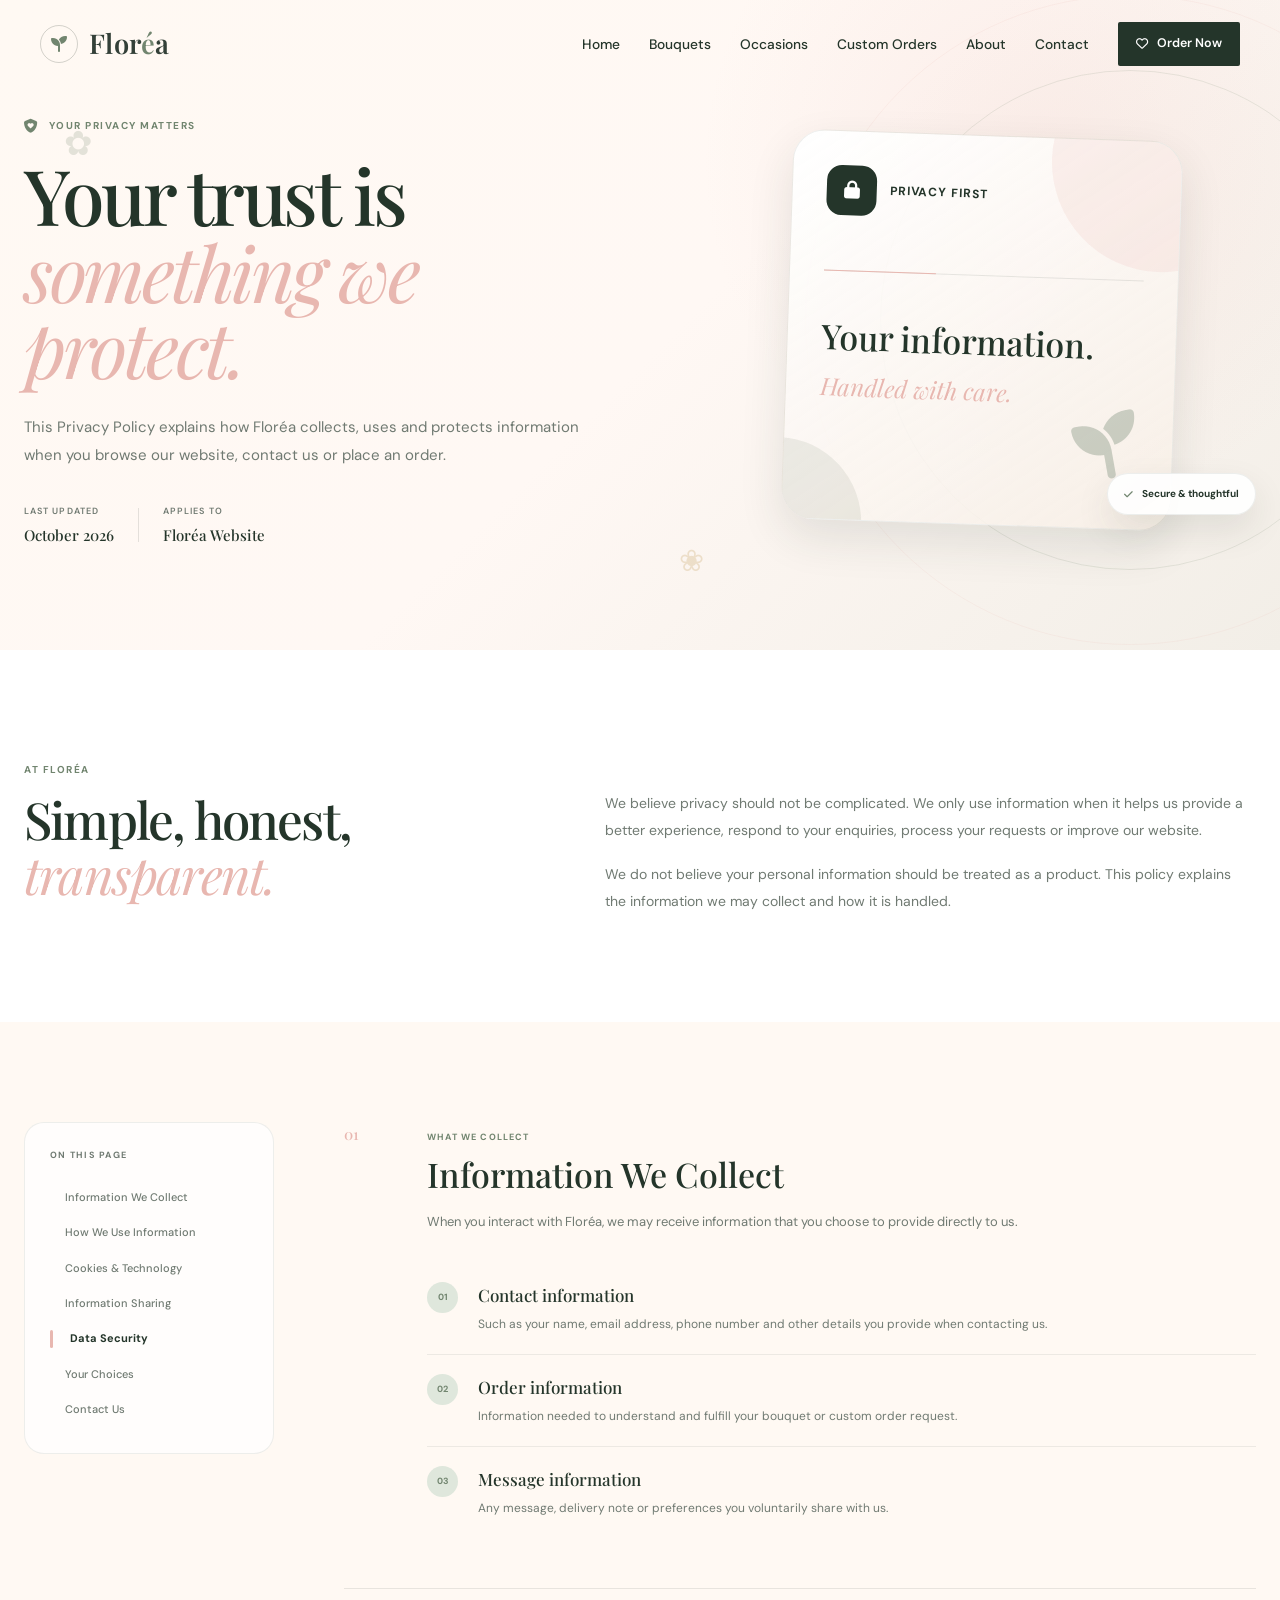
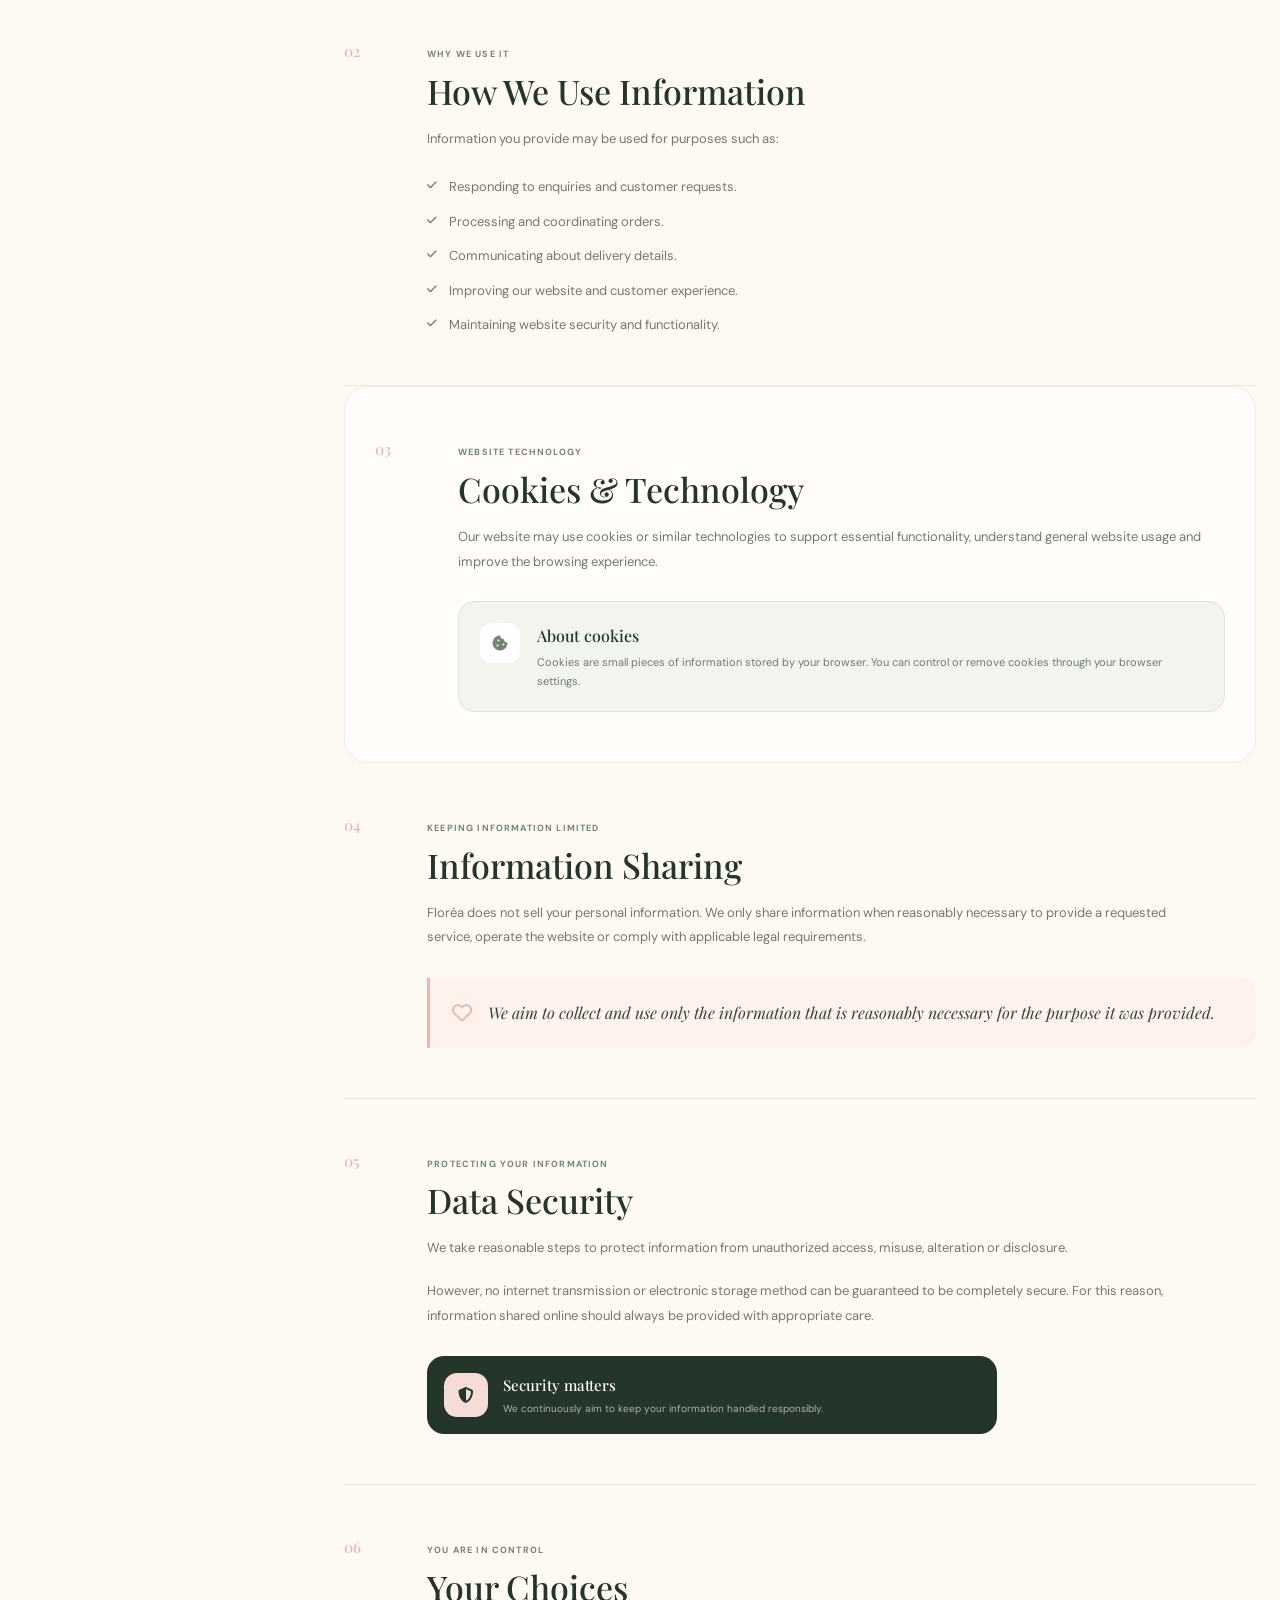
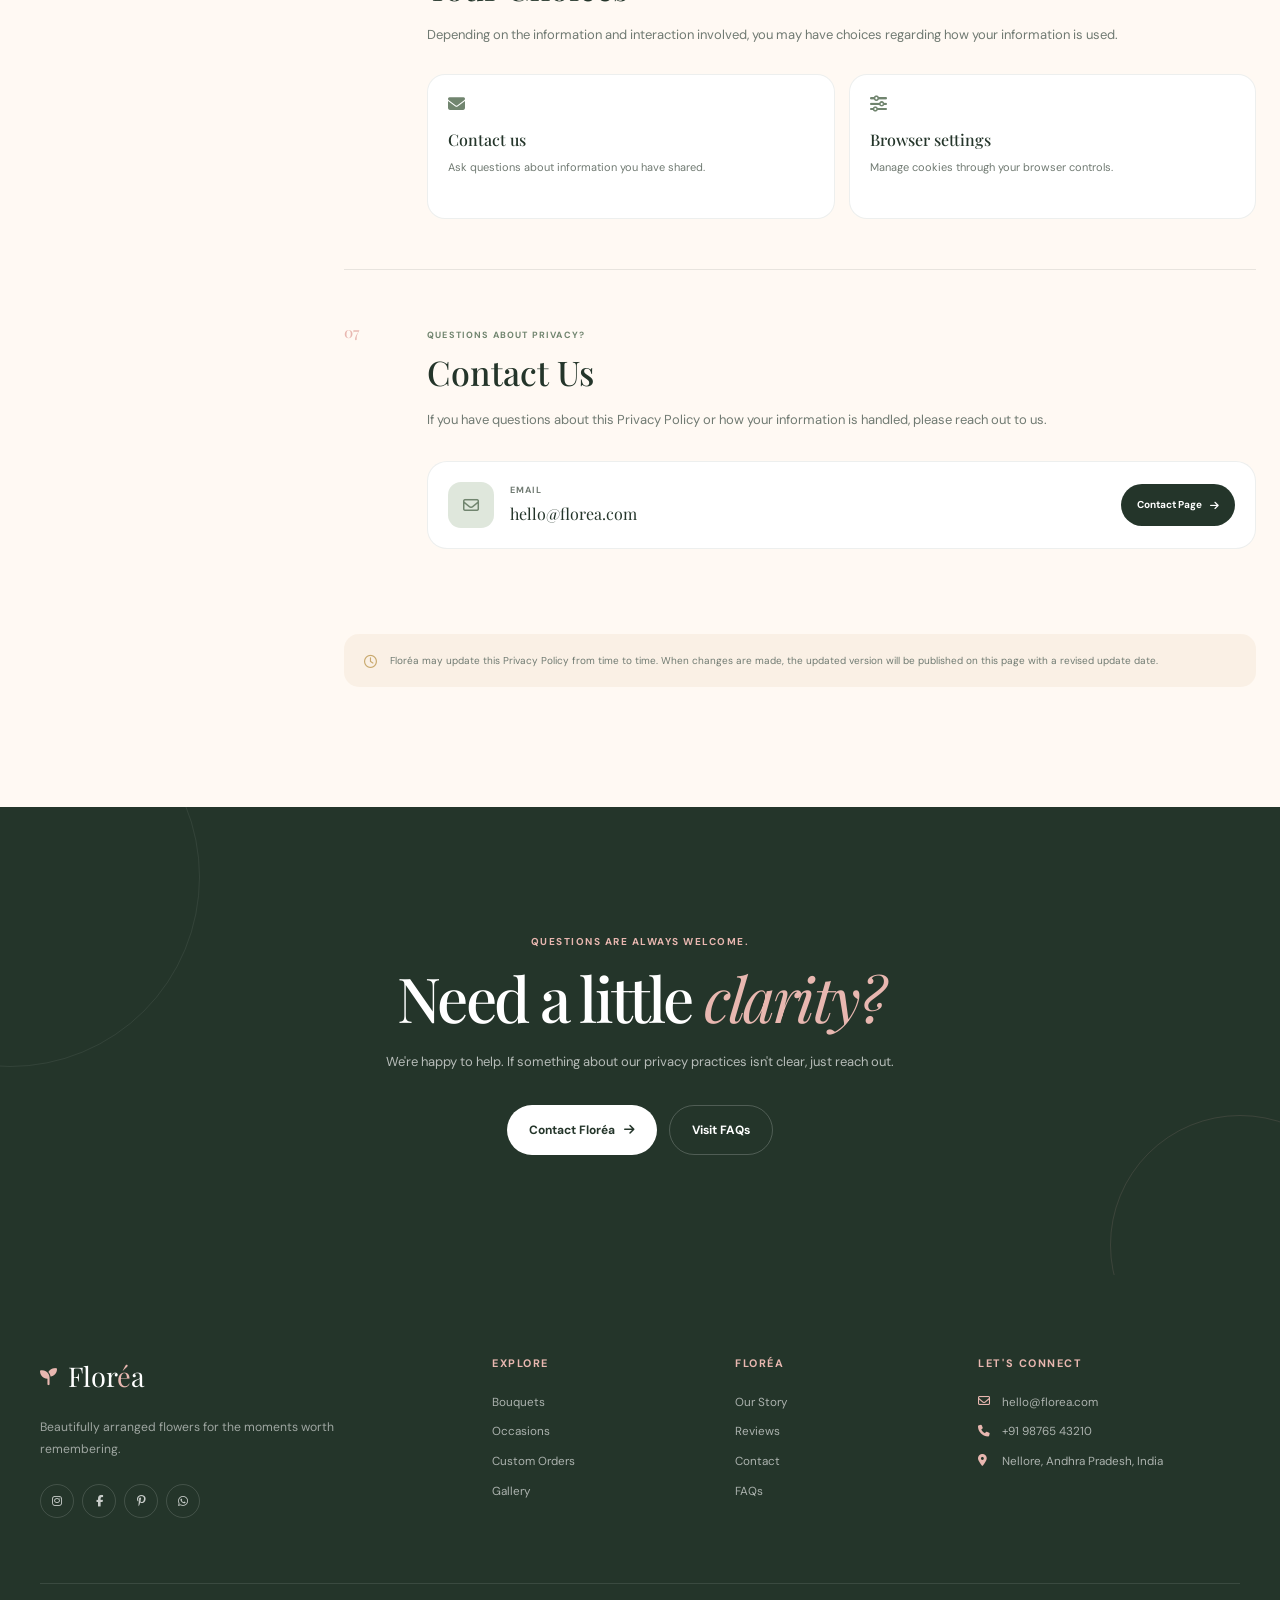
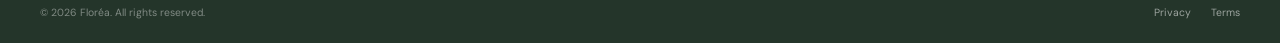
<file: privacy.html>
<!DOCTYPE html>
<html lang="en">

<head>
  <meta charset="UTF-8">
  <meta name="viewport" content="width=device-width, initial-scale=1.0">

  <title>Privacy Policy | Floréa</title>

  <meta name="description"
    content="Read the Floréa Privacy Policy to understand how we collect, use and protect your information.">

  <!-- Google Fonts -->
  <link rel="preconnect" href="https://fonts.googleapis.com">
  <link rel="preconnect" href="https://fonts.gstatic.com" crossorigin>

  <link
    href="https://fonts.googleapis.com/css2?family=DM+Sans:wght@400;500;600;700&family=Playfair+Display:wght@400;500;600;700&display=swap"
    rel="stylesheet">

  <!-- Font Awesome -->
  <link rel="stylesheet" href="https://cdnjs.cloudflare.com/ajax/libs/font-awesome/6.5.2/css/all.min.css">

  <!-- Shared CSS -->
  <link rel="stylesheet" href="css/style.css">

  <!-- Privacy CSS -->
  <link rel="stylesheet" href="css/privacy.css">
</head>

<body>

  <!-- =====================================================
         PRELOADER
    ====================================================== -->

  <div class="preloader" id="preloader">

    <div class="preloader-inner">

      <div class="preloader-flower">
        <span>✿</span>
      </div>

      <div class="preloader-brand">
        Flor<span>é</span>a
      </div>

      <div class="preloader-line">
        <span></span>
      </div>

      <p>Preparing something beautiful...</p>

    </div>

  </div>


  <!-- =====================================================
         HEADER / NAVBAR
    ====================================================== -->

  <header class="header" id="header">

    <nav class="navbar">

      <a href="index.html" class="logo">

        <span class="logo-flower">
          <i class="fa-solid fa-seedling"></i>
        </span>

        <span class="logo-text">
          Flor<span>é</span>a</span>

      </a>


      <div class="nav-menu" id="navMenu">

        <a href="index.html" class="nav-link">
          Home
        </a>

        <a href="bouquets.html" class="nav-link">
          Bouquets
        </a>

        <a href="occasion.html" class="nav-link">
          Occasions
        </a>

        <a href="custom-orders.html" class="nav-link">
          Custom Orders
        </a>

        <a href="about.html" class="nav-link">
          About
        </a>

        <a href="contact.html" class="nav-link">
          Contact
        </a>

        <a href="custom-orders.html" class="nav-order">

          <i class="fa-regular fa-heart"></i>

          Order Now

        </a>

      </div>


      <button class="menu-toggle" id="menuToggle" type="button" aria-label="Open navigation menu" aria-expanded="false">

        <span></span>
        <span></span>
        <span></span>

      </button>

    </nav>

  </header>


  <!-- =====================================================
         MAIN
    ====================================================== -->

  <main>


    <!-- =================================================
             PRIVACY HERO
        ================================================== -->

    <section class="privacy-hero">

      <div class="privacy-orbit privacy-orbit-one"></div>
      <div class="privacy-orbit privacy-orbit-two"></div>

      <div class="privacy-petal privacy-petal-one">
        ✿
      </div>

      <div class="privacy-petal privacy-petal-two">
        ❀
      </div>


      <div class="privacy-container privacy-hero-grid">

        <div class="privacy-hero-content reveal">

          <span class="privacy-eyebrow">

            <i class="fa-solid fa-shield-heart"></i>

            Your Privacy Matters

          </span>


          <h1>
            Your trust is
            <em>something we protect.</em>
          </h1>


          <p>
            This Privacy Policy explains how Floréa
            collects, uses and protects information when
            you browse our website, contact us or place
            an order.
          </p>


          <div class="privacy-meta">

            <div class="privacy-meta-item">

              <span>
                Last Updated
              </span>

              <strong>
                October 2026
              </strong>

            </div>


            <div class="privacy-meta-divider"></div>


            <div class="privacy-meta-item">

              <span>
                Applies To
              </span>

              <strong>
                Floréa Website
              </strong>

            </div>

          </div>

        </div>


        <div class="privacy-hero-visual reveal">

          <div class="privacy-card">

            <div class="privacy-card-top">

              <div class="privacy-card-icon">
                <i class="fa-solid fa-lock"></i>
              </div>

              <span>
                Privacy First
              </span>

            </div>


            <div class="privacy-card-line">
              <span></span>
            </div>


            <div class="privacy-card-content">

              <strong>
                Your information.
              </strong>

              <span>
                Handled with care.
              </span>

            </div>


            <div class="privacy-card-flower">
              <i class="fa-solid fa-seedling"></i>
            </div>

          </div>


          <div class="privacy-floating-tag">

            <i class="fa-solid fa-check"></i>

            <span>
              Secure & thoughtful
            </span>

          </div>

        </div>

      </div>

    </section>


    <!-- =================================================
             PRIVACY INTRO
        ================================================== -->

    <section class="privacy-intro">

      <div class="privacy-container">

        <div class="privacy-intro-grid">

          <div class="privacy-intro-heading reveal">

            <span class="privacy-section-label">
              At Floréa
            </span>

            <h2>
              Simple, honest,
              <em>transparent.</em>
            </h2>

          </div>


          <div class="privacy-intro-text reveal">

            <p>
              We believe privacy should not be
              complicated. We only use information
              when it helps us provide a better
              experience, respond to your enquiries,
              process your requests or improve our
              website.
            </p>

            <p>
              We do not believe your personal
              information should be treated as a
              product. This policy explains the
              information we may collect and how it
              is handled.
            </p>

          </div>

        </div>

      </div>

    </section>


    <!-- =================================================
             PRIVACY CONTENT
        ================================================== -->

    <section class="privacy-content">

      <div class="privacy-container privacy-content-grid">


        <!-- SIDE NAVIGATION -->

        <aside class="privacy-sidebar reveal">

          <div class="privacy-sidebar-inner">

            <span class="privacy-sidebar-label">
              On this page
            </span>

            <a href="#information" class="privacy-side-link active">
              Information We Collect
            </a>

            <a href="#usage" class="privacy-side-link">
              How We Use Information
            </a>

            <a href="#cookies" class="privacy-side-link">
              Cookies & Technology
            </a>

            <a href="#sharing" class="privacy-side-link">
              Information Sharing
            </a>

            <a href="#security" class="privacy-side-link">
              Data Security
            </a>

            <a href="#rights" class="privacy-side-link">
              Your Choices
            </a>

            <a href="#contact" class="privacy-side-link">
              Contact Us
            </a>

          </div>

        </aside>


        <!-- POLICY ARTICLES -->

        <div class="privacy-articles">


          <!-- SECTION 1 -->

          <article class="privacy-article reveal" id="information">

            <div class="privacy-article-number">
              01
            </div>

            <div class="privacy-article-body">

              <span class="privacy-article-label">
                What we collect
              </span>

              <h2>
                Information We Collect
              </h2>

              <p>
                When you interact with Floréa,
                we may receive information that you
                choose to provide directly to us.
              </p>


              <div class="privacy-list">

                <div class="privacy-list-item">

                  <span>
                    01
                  </span>

                  <div>
                    <strong>
                      Contact information
                    </strong>

                    <p>
                      Such as your name,
                      email address, phone
                      number and other details
                      you provide when contacting
                      us.
                    </p>
                  </div>

                </div>


                <div class="privacy-list-item">

                  <span>
                    02
                  </span>

                  <div>
                    <strong>
                      Order information
                    </strong>

                    <p>
                      Information needed to
                      understand and fulfill
                      your bouquet or custom
                      order request.
                    </p>
                  </div>

                </div>


                <div class="privacy-list-item">

                  <span>
                    03
                  </span>

                  <div>
                    <strong>
                      Message information
                    </strong>

                    <p>
                      Any message, delivery
                      note or preferences you
                      voluntarily share with us.
                    </p>
                  </div>

                </div>

              </div>

            </div>

          </article>


          <!-- SECTION 2 -->

          <article class="privacy-article reveal" id="usage">

            <div class="privacy-article-number">
              02
            </div>

            <div class="privacy-article-body">

              <span class="privacy-article-label">
                Why we use it
              </span>

              <h2>
                How We Use Information
              </h2>

              <p>
                Information you provide may be used
                for purposes such as:
              </p>


              <ul class="privacy-check-list">

                <li>
                  <i class="fa-solid fa-check"></i>
                  Responding to enquiries and
                  customer requests.
                </li>

                <li>
                  <i class="fa-solid fa-check"></i>
                  Processing and coordinating
                  orders.
                </li>

                <li>
                  <i class="fa-solid fa-check"></i>
                  Communicating about delivery
                  details.
                </li>

                <li>
                  <i class="fa-solid fa-check"></i>
                  Improving our website and
                  customer experience.
                </li>

                <li>
                  <i class="fa-solid fa-check"></i>
                  Maintaining website security
                  and functionality.
                </li>

              </ul>

            </div>

          </article>


          <!-- SECTION 3 -->

          <article class="privacy-article privacy-article-soft reveal" id="cookies">

            <div class="privacy-article-number">
              03
            </div>

            <div class="privacy-article-body">

              <span class="privacy-article-label">
                Website technology
              </span>

              <h2>
                Cookies & Technology
              </h2>

              <p>
                Our website may use cookies or similar
                technologies to support essential
                functionality, understand general
                website usage and improve the browsing
                experience.
              </p>

              <div class="privacy-note">

                <div class="privacy-note-icon">
                  <i class="fa-solid fa-cookie-bite"></i>
                </div>

                <div>

                  <strong>
                    About cookies
                  </strong>

                  <p>
                    Cookies are small pieces of
                    information stored by your
                    browser. You can control or
                    remove cookies through your
                    browser settings.
                  </p>

                </div>

              </div>

            </div>

          </article>


          <!-- SECTION 4 -->

          <article class="privacy-article reveal" id="sharing">

            <div class="privacy-article-number">
              04
            </div>

            <div class="privacy-article-body">

              <span class="privacy-article-label">
                Keeping information limited
              </span>

              <h2>
                Information Sharing
              </h2>

              <p>
                Floréa does not sell your personal
                information. We only share information
                when reasonably necessary to provide
                a requested service, operate the
                website or comply with applicable
                legal requirements.
              </p>

              <div class="privacy-highlight">

                <i class="fa-regular fa-heart"></i>

                <p>
                  We aim to collect and use only
                  the information that is reasonably
                  necessary for the purpose it was
                  provided.
                </p>

              </div>

            </div>

          </article>


          <!-- SECTION 5 -->

          <article class="privacy-article reveal" id="security">

            <div class="privacy-article-number">
              05
            </div>

            <div class="privacy-article-body">

              <span class="privacy-article-label">
                Protecting your information
              </span>

              <h2>
                Data Security
              </h2>

              <p>
                We take reasonable steps to protect
                information from unauthorized access,
                misuse, alteration or disclosure.
              </p>

              <p>
                However, no internet transmission or
                electronic storage method can be
                guaranteed to be completely secure.
                For this reason, information shared
                online should always be provided with
                appropriate care.
              </p>

              <div class="privacy-security-badge">

                <div class="privacy-security-icon">
                  <i class="fa-solid fa-shield-halved"></i>
                </div>

                <div>

                  <strong>
                    Security matters
                  </strong>

                  <span>
                    We continuously aim to keep
                    your information handled
                    responsibly.
                  </span>

                </div>

              </div>

            </div>

          </article>


          <!-- SECTION 6 -->

          <article class="privacy-article reveal" id="rights">

            <div class="privacy-article-number">
              06
            </div>

            <div class="privacy-article-body">

              <span class="privacy-article-label">
                You are in control
              </span>

              <h2>
                Your Choices
              </h2>

              <p>
                Depending on the information and
                interaction involved, you may have
                choices regarding how your information
                is used.
              </p>

              <div class="privacy-choice-grid">

                <div class="privacy-choice">

                  <i class="fa-solid fa-envelope"></i>

                  <strong>
                    Contact us
                  </strong>

                  <span>
                    Ask questions about information
                    you have shared.
                  </span>

                </div>


                <div class="privacy-choice">

                  <i class="fa-solid fa-sliders"></i>

                  <strong>
                    Browser settings
                  </strong>

                  <span>
                    Manage cookies through your
                    browser controls.
                  </span>

                </div>

              </div>

            </div>

          </article>


          <!-- SECTION 7 -->

          <article class="privacy-article reveal" id="contact">

            <div class="privacy-article-number">
              07
            </div>

            <div class="privacy-article-body">

              <span class="privacy-article-label">
                Questions about privacy?
              </span>

              <h2>
                Contact Us
              </h2>

              <p>
                If you have questions about this
                Privacy Policy or how your information
                is handled, please reach out to us.
              </p>

              <div class="privacy-contact-box">

                <div class="privacy-contact-icon">
                  <i class="fa-regular fa-envelope"></i>
                </div>

                <div>

                  <span>
                    Email
                  </span>

                  <a href="mailto:hello@florea.com">
                    hello@florea.com
                  </a>

                </div>

                <a href="contact.html" class="privacy-contact-button">
                  Contact Page
                  <i class="fa-solid fa-arrow-right"></i>
                </a>

              </div>

            </div>

          </article>


          <!-- POLICY NOTE -->

          <div class="privacy-update-note reveal">

            <i class="fa-regular fa-clock"></i>

            <p>
              Floréa may update this Privacy Policy
              from time to time. When changes are made,
              the updated version will be published on
              this page with a revised update date.
            </p>

          </div>

        </div>

      </div>

    </section>


    <!-- =================================================
             FINAL CTA
        ================================================== -->

    <section class="privacy-final">

      <div class="privacy-final-circle circle-one"></div>
      <div class="privacy-final-circle circle-two"></div>

      <div class="privacy-container">

        <div class="privacy-final-content reveal">

          <span>
            Questions are always welcome.
          </span>

          <h2>
            Need a little
            <em>clarity?</em>
          </h2>

          <p>
            We're happy to help. If something about
            our privacy practices isn't clear, just
            reach out.
          </p>

          <div class="privacy-final-actions">

            <a href="contact.html" class="privacy-final-primary">
              Contact Floréa
              <i class="fa-solid fa-arrow-right"></i>
            </a>

            <a href="faq.html" class="privacy-final-secondary">
              Visit FAQs
            </a>

          </div>

        </div>

      </div>

    </section>

  </main>


  <!-- =====================================================
         FOOTER
    ====================================================== -->

  <footer class="footer">

    <div class="footer-main">

      <div class="footer-brand">

        <a href="index.html" class="footer-logo">

          <i class="fa-solid fa-seedling"></i>

          <span>
            Flor<span>é</span>a
          </span>

        </a>

        <p>
          Beautifully arranged flowers for the moments
          worth remembering.
        </p>

        <div class="footer-social">

          <a href="#" aria-label="Instagram">
            <i class="fa-brands fa-instagram"></i>
          </a>

          <a href="#" aria-label="Facebook">
            <i class="fa-brands fa-facebook-f"></i>
          </a>

          <a href="#" aria-label="Pinterest">
            <i class="fa-brands fa-pinterest-p"></i>
          </a>

          <a href="#" aria-label="WhatsApp">
            <i class="fa-brands fa-whatsapp"></i>
          </a>

        </div>

      </div>


      <div class="footer-column">

        <h3>Explore</h3>

        <a href="bouquets.html">
          Bouquets
        </a>

        <a href="occasion.html">
          Occasions
        </a>

        <a href="custom-orders.html">
          Custom Orders
        </a>

        <a href="gallery.html">
          Gallery
        </a>

      </div>


      <div class="footer-column">

        <h3>Floréa</h3>

        <a href="about.html">
          Our Story
        </a>

        <a href="reviews.html">
          Reviews
        </a>

        <a href="contact.html">
          Contact
        </a>

        <a href="faq.html">
          FAQs
        </a>

      </div>


      <div class="footer-column footer-contact">

        <h3>Let's Connect</h3>

        <a href="mailto:hello@florea.com">

          <i class="fa-regular fa-envelope"></i>

          hello@florea.com

        </a>

        <a href="tel:+919876543210">

          <i class="fa-solid fa-phone"></i>

          +91 98765 43210

        </a>

        <p>

          <i class="fa-solid fa-location-dot"></i>

          Nellore, Andhra Pradesh, India

        </p>

      </div>

    </div>


    <div class="footer-bottom">

      <p>
        © <span id="currentYear"></span> Floréa.
        All rights reserved.
      </p>

      <div class="footer-legal">

        <a href="privacy.html">
          Privacy
        </a>

        <a href="terms.html">
          Terms
        </a>

      </div>

    </div>

  </footer>


  <!-- Shared JavaScript -->
  <script src="js/script.js"></script>

  <!-- Privacy JavaScript -->
  <script src="js/privacy.js"></script>

</body>

</html>
</file>
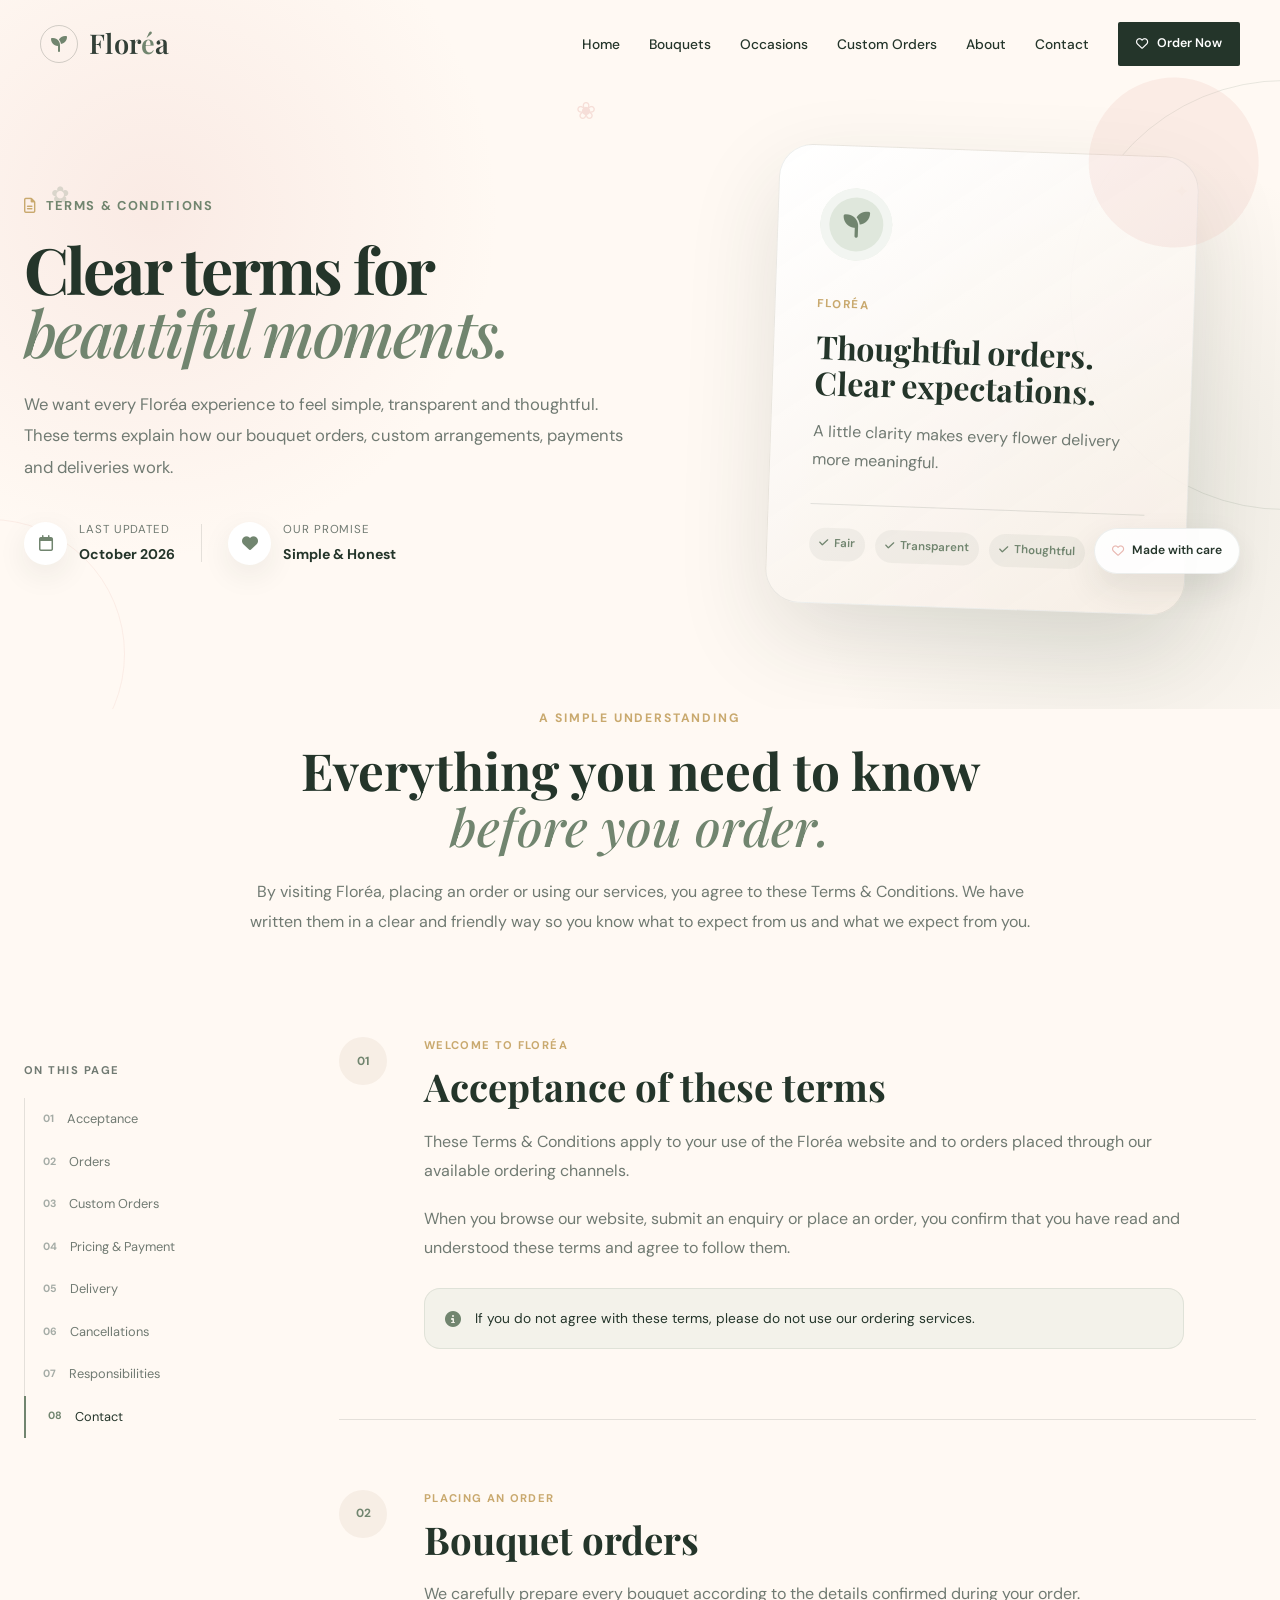
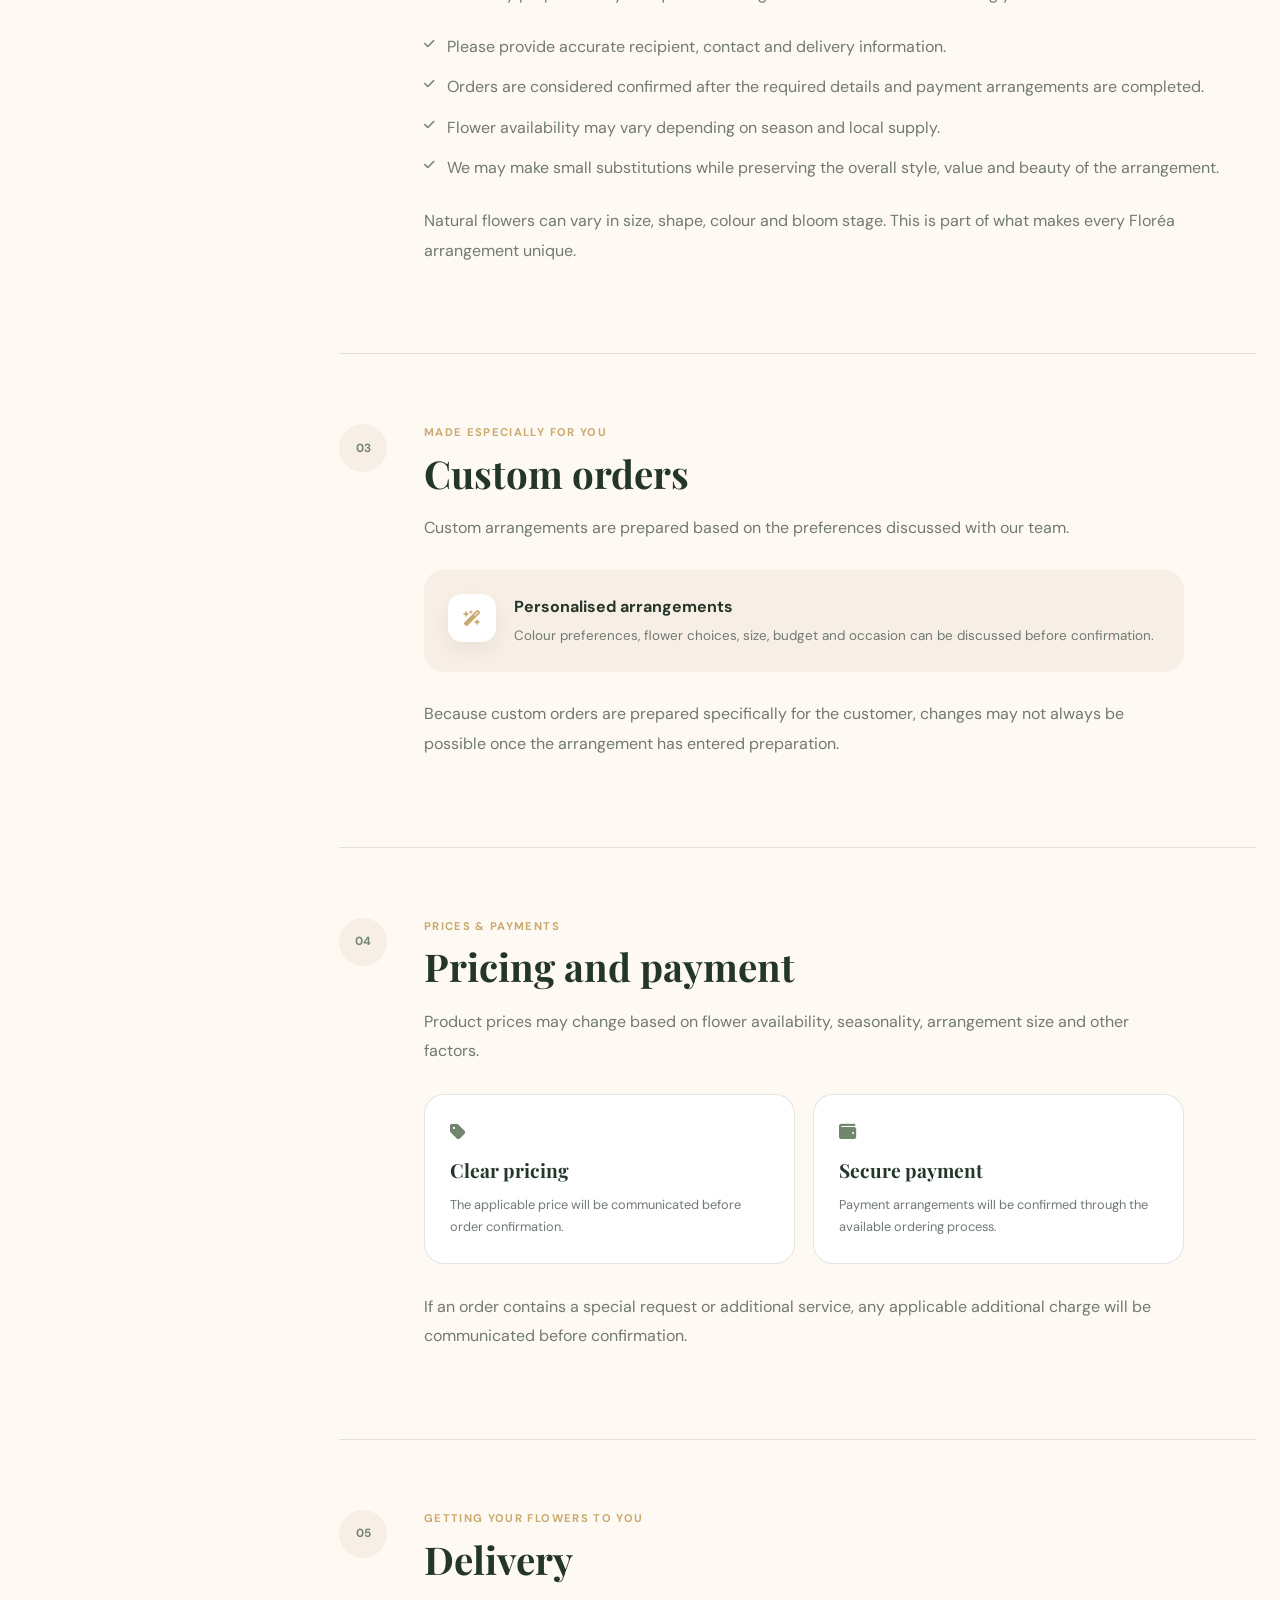
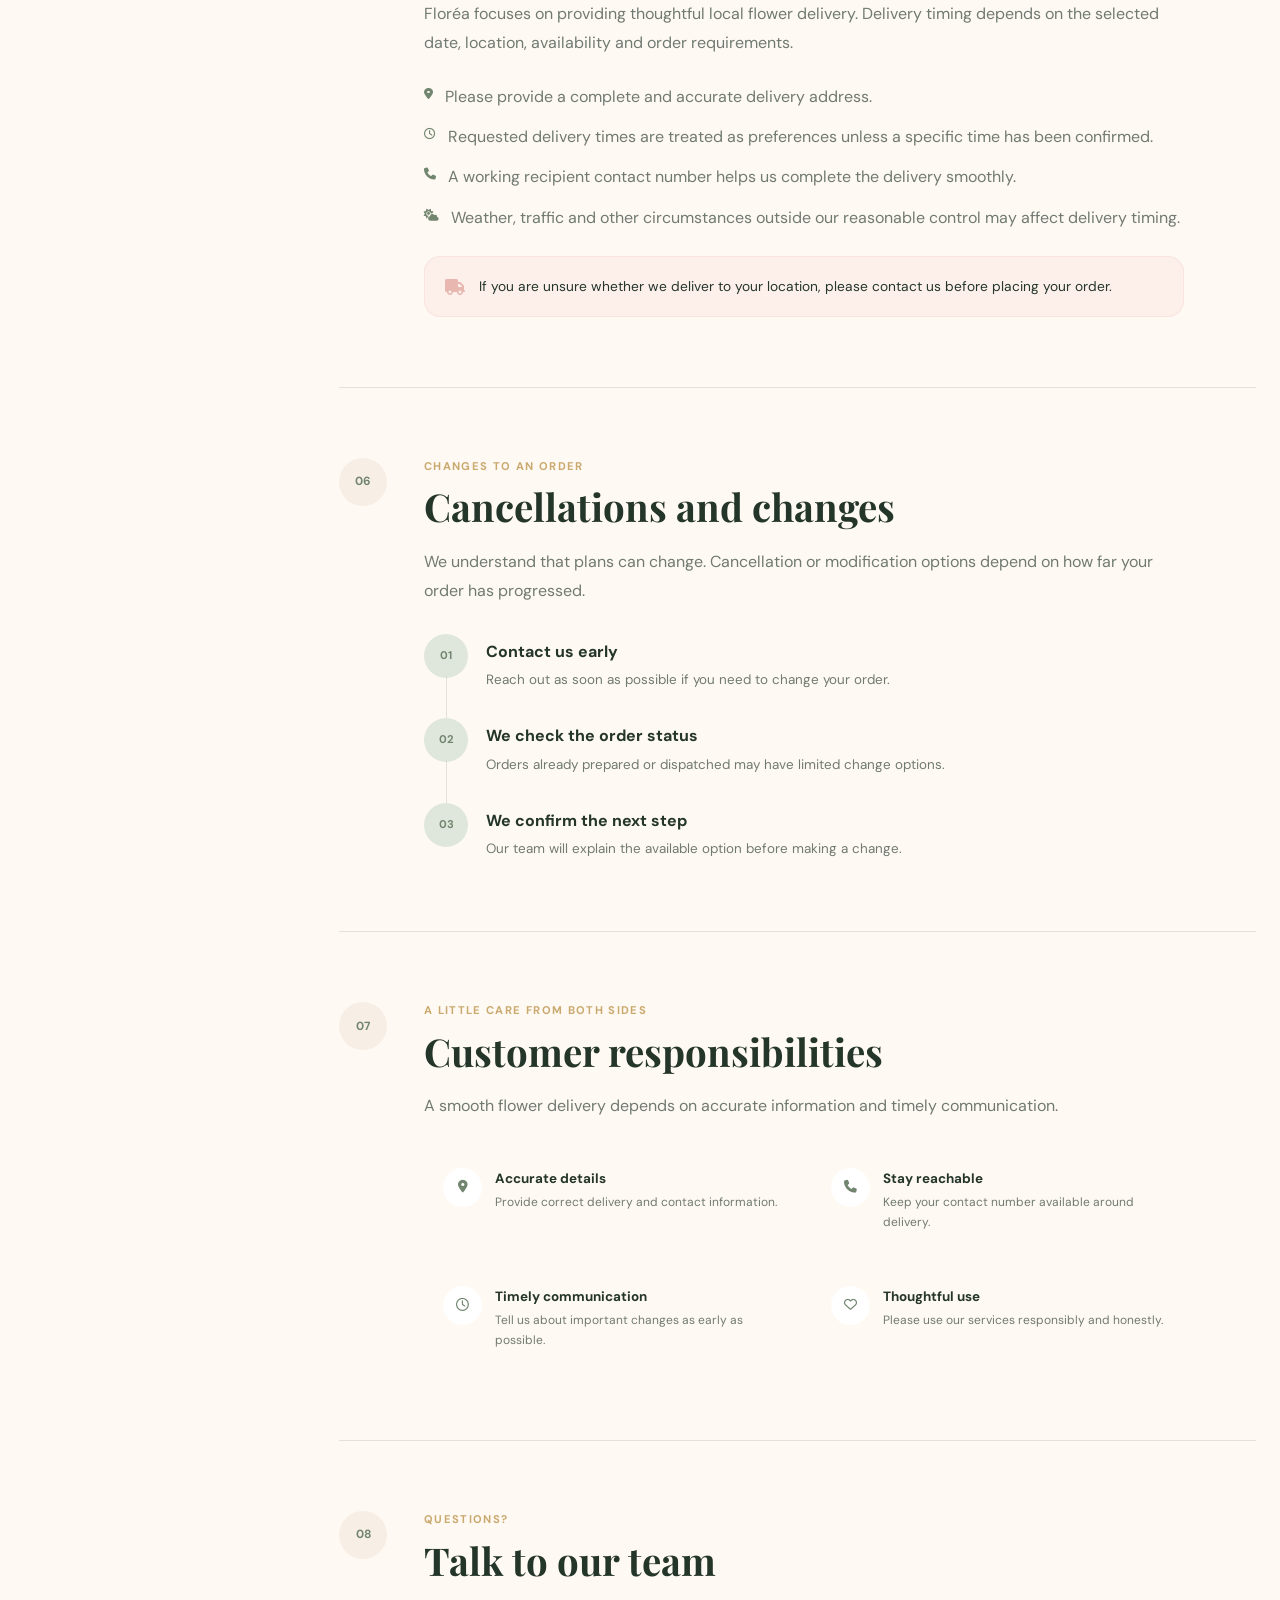
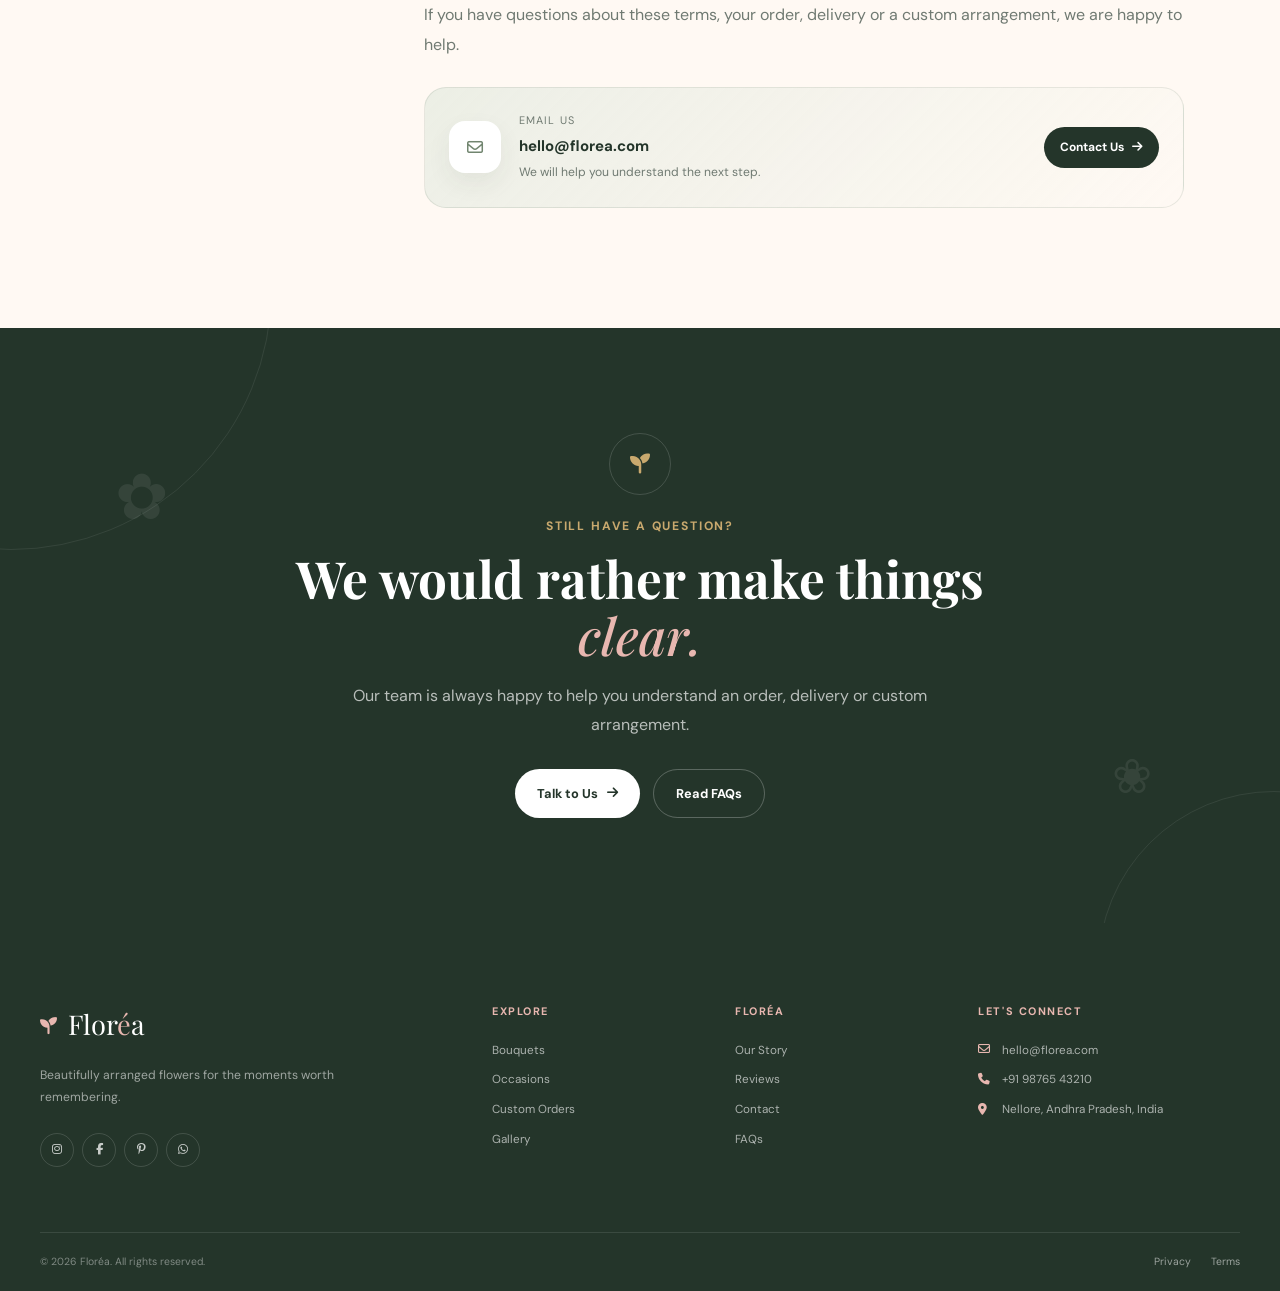
<file: terms.html>
<!DOCTYPE html>
<html lang="en">

<head>
  <meta charset="UTF-8">
  <meta name="viewport" content="width=device-width, initial-scale=1.0">

  <title>Terms & Conditions | Floréa</title>

  <meta name="description"
    content="Read Floréa's Terms & Conditions for bouquet orders, custom arrangements, delivery, payments and customer services.">

  <!-- Google Fonts -->
  <link rel="preconnect" href="https://fonts.googleapis.com">
  <link rel="preconnect" href="https://fonts.gstatic.com" crossorigin>

  <link
    href="https://fonts.googleapis.com/css2?family=DM+Sans:wght@400;500;600;700&family=Playfair+Display:wght@500;600;700&display=swap"
    rel="stylesheet">

  <!-- Font Awesome -->
  <link rel="stylesheet" href="https://cdnjs.cloudflare.com/ajax/libs/font-awesome/6.5.2/css/all.min.css">

  <!-- Shared CSS -->
  <link rel="stylesheet" href="css/style.css">

  <!-- Page CSS -->
  <link rel="stylesheet" href="css/terms.css">
</head>

<body>

  <!-- =====================================================
         PRELOADER
    ====================================================== -->

  <div class="preloader" id="preloader">
    <div class="preloader-inner">

      <div class="preloader-flower">
        <span>✿</span>
      </div>

      <div class="preloader-brand">
        Flor<span>é</span>a
      </div>

      <div class="preloader-line">
        <span></span>
      </div>

      <p>Preparing something beautiful...</p>

    </div>
  </div>


  <!-- =====================================================
         HEADER / NAVBAR
    ====================================================== -->

  <header class="header" id="header">

    <nav class="navbar">

      <a href="index.html" class="logo">

        <span class="logo-flower">
          <i class="fa-solid fa-seedling"></i>
        </span>

        <span class="logo-text">
          Flor<span>é</span>a
        </span>

      </a>


      <div class="nav-menu" id="navMenu">

        <a href="index.html" class="nav-link">
          Home
        </a>

        <a href="bouquets.html" class="nav-link">
          Bouquets
        </a>

        <a href="occasion.html" class="nav-link">
          Occasions
        </a>

        <a href="custom-orders.html" class="nav-link">
          Custom Orders
        </a>

        <a href="about.html" class="nav-link">
          About
        </a>

        <a href="contact.html" class="nav-link">
          Contact
        </a>

        <a href="custom-orders.html" class="nav-order">
          <i class="fa-regular fa-heart"></i>
          Order Now
        </a>

      </div>


      <button class="menu-toggle" id="menuToggle" aria-label="Open navigation menu" aria-expanded="false" type="button">
        <span></span>
        <span></span>
        <span></span>
      </button>

    </nav>

  </header>


  <!-- =====================================================
         MAIN CONTENT
    ====================================================== -->

  <main>

    <!-- =================================================
             TERMS HERO
        ================================================== -->

    <section class="terms-hero">

      <div class="terms-orbit terms-orbit-one"></div>
      <div class="terms-orbit terms-orbit-two"></div>

      <span class="terms-petal petal-one">✿</span>
      <span class="terms-petal petal-two">✦</span>
      <span class="terms-petal petal-three">❀</span>

      <div class="terms-container terms-hero-grid">

        <div class="terms-hero-content reveal">

          <span class="terms-eyebrow">
            <i class="fa-regular fa-file-lines"></i>
            Terms & Conditions
          </span>

          <h1>
            Clear terms for
            <em>beautiful moments.</em>
          </h1>

          <p>
            We want every Floréa experience to feel simple,
            transparent and thoughtful. These terms explain
            how our bouquet orders, custom arrangements,
            payments and deliveries work.
          </p>

          <div class="terms-meta">

            <div class="terms-meta-item">
              <i class="fa-regular fa-calendar"></i>

              <div>
                <span>Last Updated</span>
                <strong>October 2026</strong>
              </div>
            </div>

            <div class="terms-meta-divider"></div>

            <div class="terms-meta-item">
              <i class="fa-solid fa-heart"></i>

              <div>
                <span>Our Promise</span>
                <strong>Simple & Honest</strong>
              </div>
            </div>

          </div>

        </div>


        <div class="terms-hero-visual reveal">

          <div class="terms-card">

            <div class="terms-card-flower">
              <i class="fa-solid fa-seedling"></i>
            </div>

            <div class="terms-card-content">

              <span>Floréa</span>

              <h2>
                Thoughtful orders.
                Clear expectations.
              </h2>

              <p>
                A little clarity makes every
                flower delivery more meaningful.
              </p>

            </div>

            <div class="terms-card-footer">

              <span>
                <i class="fa-solid fa-check"></i>
                Fair
              </span>

              <span>
                <i class="fa-solid fa-check"></i>
                Transparent
              </span>

              <span>
                <i class="fa-solid fa-check"></i>
                Thoughtful
              </span>

            </div>

          </div>

          <div class="terms-floating-tag">
            <i class="fa-regular fa-heart"></i>
            Made with care
          </div>

        </div>

      </div>

    </section>


    <!-- =================================================
             INTRO
        ================================================== -->

    <section class="terms-intro section-space">

      <div class="terms-container">

        <div class="terms-intro-inner reveal">

          <span class="section-kicker">
            A simple understanding
          </span>

          <h2>
            Everything you need to know
            <em>before you order.</em>
          </h2>

          <p>
            By visiting Floréa, placing an order or using
            our services, you agree to these Terms &
            Conditions. We have written them in a clear
            and friendly way so you know what to expect
            from us and what we expect from you.
          </p>

        </div>

      </div>

    </section>


    <!-- =================================================
             TERMS CONTENT
        ================================================== -->

    <section class="terms-content-section">

      <div class="terms-container terms-layout">

        <!-- SIDEBAR -->

        <aside class="terms-sidebar reveal">

          <div class="terms-sidebar-inner">

            <span class="sidebar-label">
              On this page
            </span>

            <nav class="terms-sidebar-nav">

              <a href="#acceptance" class="terms-side-link active">
                <span>01</span>
                Acceptance
              </a>

              <a href="#orders" class="terms-side-link">
                <span>02</span>
                Orders
              </a>

              <a href="#custom-orders" class="terms-side-link">
                <span>03</span>
                Custom Orders
              </a>

              <a href="#pricing" class="terms-side-link">
                <span>04</span>
                Pricing & Payment
              </a>

              <a href="#delivery" class="terms-side-link">
                <span>05</span>
                Delivery
              </a>

              <a href="#cancellations" class="terms-side-link">
                <span>06</span>
                Cancellations
              </a>

              <a href="#responsibilities" class="terms-side-link">
                <span>07</span>
                Responsibilities
              </a>

              <a href="#contact" class="terms-side-link">
                <span>08</span>
                Contact
              </a>

            </nav>

          </div>

        </aside>


        <!-- ARTICLES -->

        <div class="terms-articles">

          <!-- 01 -->

          <article class="terms-article reveal" id="acceptance">

            <div class="article-number">
              01
            </div>

            <div class="article-body">

              <span class="article-label">
                Welcome to Floréa
              </span>

              <h2>
                Acceptance of these terms
              </h2>

              <p>
                These Terms & Conditions apply to your
                use of the Floréa website and to orders
                placed through our available ordering
                channels.
              </p>

              <p>
                When you browse our website, submit an
                enquiry or place an order, you confirm
                that you have read and understood these
                terms and agree to follow them.
              </p>

              <div class="terms-note">

                <i class="fa-solid fa-circle-info"></i>

                <p>
                  If you do not agree with these
                  terms, please do not use our
                  ordering services.
                </p>

              </div>

            </div>

          </article>


          <!-- 02 -->

          <article class="terms-article reveal" id="orders">

            <div class="article-number">
              02
            </div>

            <div class="article-body">

              <span class="article-label">
                Placing an order
              </span>

              <h2>
                Bouquet orders
              </h2>

              <p>
                We carefully prepare every bouquet
                according to the details confirmed
                during your order.
              </p>

              <ul class="terms-list">

                <li>
                  <i class="fa-solid fa-check"></i>
                  <span>
                    Please provide accurate
                    recipient, contact and
                    delivery information.
                  </span>
                </li>

                <li>
                  <i class="fa-solid fa-check"></i>
                  <span>
                    Orders are considered confirmed
                    after the required details and
                    payment arrangements are
                    completed.
                  </span>
                </li>

                <li>
                  <i class="fa-solid fa-check"></i>
                  <span>
                    Flower availability may vary
                    depending on season and local
                    supply.
                  </span>
                </li>

                <li>
                  <i class="fa-solid fa-check"></i>
                  <span>
                    We may make small substitutions
                    while preserving the overall
                    style, value and beauty of the
                    arrangement.
                  </span>
                </li>

              </ul>

              <p>
                Natural flowers can vary in size, shape,
                colour and bloom stage. This is part of
                what makes every Floréa arrangement
                unique.
              </p>

            </div>

          </article>


          <!-- 03 -->

          <article class="terms-article reveal" id="custom-orders">

            <div class="article-number">
              03
            </div>

            <div class="article-body">

              <span class="article-label">
                Made especially for you
              </span>

              <h2>
                Custom orders
              </h2>

              <p>
                Custom arrangements are prepared based
                on the preferences discussed with our
                team.
              </p>

              <div class="terms-highlight">

                <div class="highlight-icon">
                  <i class="fa-solid fa-wand-magic-sparkles"></i>
                </div>

                <div>
                  <strong>
                    Personalised arrangements
                  </strong>

                  <p>
                    Colour preferences, flower
                    choices, size, budget and
                    occasion can be discussed
                    before confirmation.
                  </p>
                </div>

              </div>

              <p>
                Because custom orders are prepared
                specifically for the customer, changes
                may not always be possible once the
                arrangement has entered preparation.
              </p>

            </div>

          </article>


          <!-- 04 -->

          <article class="terms-article reveal" id="pricing">

            <div class="article-number">
              04
            </div>

            <div class="article-body">

              <span class="article-label">
                Prices & payments
              </span>

              <h2>
                Pricing and payment
              </h2>

              <p>
                Product prices may change based on
                flower availability, seasonality,
                arrangement size and other factors.
              </p>

              <div class="terms-check-grid">

                <div class="terms-check-card">

                  <i class="fa-solid fa-tag"></i>

                  <h3>
                    Clear pricing
                  </h3>

                  <p>
                    The applicable price will be
                    communicated before order
                    confirmation.
                  </p>

                </div>

                <div class="terms-check-card">

                  <i class="fa-solid fa-wallet"></i>

                  <h3>
                    Secure payment
                  </h3>

                  <p>
                    Payment arrangements will be
                    confirmed through the available
                    ordering process.
                  </p>

                </div>

              </div>

              <p>
                If an order contains a special request
                or additional service, any applicable
                additional charge will be communicated
                before confirmation.
              </p>

            </div>

          </article>


          <!-- 05 -->

          <article class="terms-article reveal" id="delivery">

            <div class="article-number">
              05
            </div>

            <div class="article-body">

              <span class="article-label">
                Getting your flowers to you
              </span>

              <h2>
                Delivery
              </h2>

              <p>
                Floréa focuses on providing thoughtful
                local flower delivery. Delivery timing
                depends on the selected date, location,
                availability and order requirements.
              </p>

              <ul class="terms-list">

                <li>
                  <i class="fa-solid fa-location-dot"></i>
                  <span>
                    Please provide a complete and
                    accurate delivery address.
                  </span>
                </li>

                <li>
                  <i class="fa-regular fa-clock"></i>
                  <span>
                    Requested delivery times are
                    treated as preferences unless
                    a specific time has been
                    confirmed.
                  </span>
                </li>

                <li>
                  <i class="fa-solid fa-phone"></i>
                  <span>
                    A working recipient contact
                    number helps us complete the
                    delivery smoothly.
                  </span>
                </li>

                <li>
                  <i class="fa-solid fa-cloud-sun"></i>
                  <span>
                    Weather, traffic and other
                    circumstances outside our
                    reasonable control may affect
                    delivery timing.
                  </span>
                </li>

              </ul>

              <div class="terms-note soft-note">

                <i class="fa-solid fa-truck"></i>

                <p>
                  If you are unsure whether we deliver
                  to your location, please contact us
                  before placing your order.
                </p>

              </div>

            </div>

          </article>


          <!-- 06 -->

          <article class="terms-article reveal" id="cancellations">

            <div class="article-number">
              06
            </div>

            <div class="article-body">

              <span class="article-label">
                Changes to an order
              </span>

              <h2>
                Cancellations and changes
              </h2>

              <p>
                We understand that plans can change.
                Cancellation or modification options
                depend on how far your order has
                progressed.
              </p>

              <div class="terms-step-list">

                <div class="terms-step">

                  <span>01</span>

                  <div>
                    <strong>
                      Contact us early
                    </strong>

                    <p>
                      Reach out as soon as
                      possible if you need to
                      change your order.
                    </p>
                  </div>

                </div>

                <div class="terms-step">

                  <span>02</span>

                  <div>
                    <strong>
                      We check the order status
                    </strong>

                    <p>
                      Orders already prepared or
                      dispatched may have limited
                      change options.
                    </p>
                  </div>

                </div>

                <div class="terms-step">

                  <span>03</span>

                  <div>
                    <strong>
                      We confirm the next step
                    </strong>

                    <p>
                      Our team will explain the
                      available option before
                      making a change.
                    </p>
                  </div>

                </div>

              </div>

            </div>

          </article>


          <!-- 07 -->

          <article class="terms-article reveal" id="responsibilities">

            <div class="article-number">
              07
            </div>

            <div class="article-body">

              <span class="article-label">
                A little care from both sides
              </span>

              <h2>
                Customer responsibilities
              </h2>

              <p>
                A smooth flower delivery depends on
                accurate information and timely
                communication.
              </p>

              <div class="responsibility-grid">

                <div class="responsibility-item">

                  <span class="responsibility-icon">
                    <i class="fa-solid fa-location-dot"></i>
                  </span>

                  <div>
                    <strong>
                      Accurate details
                    </strong>

                    <p>
                      Provide correct delivery
                      and contact information.
                    </p>
                  </div>

                </div>

                <div class="responsibility-item">

                  <span class="responsibility-icon">
                    <i class="fa-solid fa-phone"></i>
                  </span>

                  <div>
                    <strong>
                      Stay reachable
                    </strong>

                    <p>
                      Keep your contact number
                      available around delivery.
                    </p>
                  </div>

                </div>

                <div class="responsibility-item">

                  <span class="responsibility-icon">
                    <i class="fa-regular fa-clock"></i>
                  </span>

                  <div>
                    <strong>
                      Timely communication
                    </strong>

                    <p>
                      Tell us about important
                      changes as early as possible.
                    </p>
                  </div>

                </div>

                <div class="responsibility-item">

                  <span class="responsibility-icon">
                    <i class="fa-regular fa-heart"></i>
                  </span>

                  <div>
                    <strong>
                      Thoughtful use
                    </strong>

                    <p>
                      Please use our services
                      responsibly and honestly.
                    </p>
                  </div>

                </div>

              </div>

            </div>

          </article>


          <!-- 08 -->

          <article class="terms-article reveal" id="contact">

            <div class="article-number">
              08
            </div>

            <div class="article-body">

              <span class="article-label">
                Questions?
              </span>

              <h2>
                Talk to our team
              </h2>

              <p>
                If you have questions about these terms,
                your order, delivery or a custom
                arrangement, we are happy to help.
              </p>

              <div class="terms-contact-box">

                <div class="contact-box-icon">
                  <i class="fa-regular fa-envelope"></i>
                </div>

                <div class="contact-box-content">

                  <span>
                    Email us
                  </span>

                  <a href="mailto:hello@florea.com">
                    hello@florea.com
                  </a>

                  <p>
                    We will help you understand
                    the next step.
                  </p>

                </div>

                <a href="contact.html" class="contact-box-button">
                  Contact Us
                  <i class="fa-solid fa-arrow-right"></i>
                </a>

              </div>

            </div>

          </article>

        </div>

      </div>

    </section>


    <!-- =================================================
             FINAL CTA
        ================================================== -->

    <section class="terms-final">

      <div class="terms-final-petal final-petal-one">
        ✿
      </div>

      <div class="terms-final-petal final-petal-two">
        ❀
      </div>

      <div class="terms-container">

        <div class="terms-final-inner reveal">

          <div class="final-flower-icon">
            <i class="fa-solid fa-seedling"></i>
          </div>

          <span class="section-kicker">
            Still have a question?
          </span>

          <h2>
            We would rather make things
            <em>clear.</em>
          </h2>

          <p>
            Our team is always happy to help you understand
            an order, delivery or custom arrangement.
          </p>

          <div class="terms-final-actions">

            <a href="contact.html" class="btn btn-primary">
              Talk to Us
              <i class="fa-solid fa-arrow-right"></i>
            </a>

            <a href="faq.html" class="btn btn-outline">
              Read FAQs
            </a>

          </div>

        </div>

      </div>

    </section>

  </main>


  <!-- =====================================================
         FOOTER
    ====================================================== -->

  <footer class="footer">

    <div class="footer-main">

      <div class="footer-brand">

        <a href="index.html" class="footer-logo">

          <i class="fa-solid fa-seedling"></i>

          <span>
            Flor<span>é</span>a
          </span>

        </a>

        <p>
          Beautifully arranged flowers for the moments
          worth remembering.
        </p>

        <div class="footer-social">

          <a href="#" aria-label="Instagram">
            <i class="fa-brands fa-instagram"></i>
          </a>

          <a href="#" aria-label="Facebook">
            <i class="fa-brands fa-facebook-f"></i>
          </a>

          <a href="#" aria-label="Pinterest">
            <i class="fa-brands fa-pinterest-p"></i>
          </a>

          <a href="#" aria-label="WhatsApp">
            <i class="fa-brands fa-whatsapp"></i>
          </a>

        </div>

      </div>


      <div class="footer-column">

        <h3>Explore</h3>

        <a href="bouquets.html">Bouquets</a>
        <a href="occasion.html">Occasions</a>
        <a href="custom-orders.html">Custom Orders</a>
        <a href="gallery.html">Gallery</a>

      </div>


      <div class="footer-column">

        <h3>Floréa</h3>

        <a href="about.html">Our Story</a>
        <a href="reviews.html">Reviews</a>
        <a href="contact.html">Contact</a>
        <a href="faq.html">FAQs</a>

      </div>


      <div class="footer-column footer-contact">

        <h3>Let's Connect</h3>

        <a href="mailto:hello@florea.com">
          <i class="fa-regular fa-envelope"></i>
          hello@florea.com
        </a>

        <a href="tel:+919876543210">
          <i class="fa-solid fa-phone"></i>
          +91 98765 43210
        </a>

        <p>
          <i class="fa-solid fa-location-dot"></i>
          Nellore, Andhra Pradesh, India
        </p>

      </div>

    </div>


    <div class="footer-bottom">

      <p>
        © <span id="currentYear"></span> Floréa.
        All rights reserved.
      </p>

      <div class="footer-legal">

        <a href="privacy.html">
          Privacy
        </a>

        <a href="terms.html">
          Terms
        </a>

      </div>

    </div>

  </footer>


  <!-- Shared JavaScript -->
  <script src="js/script.js"></script>

  <!-- Page JavaScript -->
  <script src="js/terms.js"></script>

</body>

</html>
</file>
<file: css/style.css>
/* =========================================================
   FLORÉA — MAIN STYLESHEET
   "Beautifully Arranged. Thoughtfully Given."
========================================================= */

/* =========================================================
   01. ROOT / RESET
========================================================= */

:root {
  --cream: #fff9f3;
  --cream-dark: #f7eee5;
  --blush: #e8b7b0;
  --blush-light: #f5dcd7;
  --sage: #71856f;
  --sage-light: #dfe7dc;
  --forest: #24352a;
  --forest-soft: #33463a;
  --gold: #c9a96e;
  --white: #ffffff;
  --text: #334038;
  --text-light: #707a72;
  --border: rgba(36, 53, 42, 0.12);

  --shadow-soft: 0 20px 60px rgba(36, 53, 42, 0.08);
  --shadow-card: 0 18px 45px rgba(36, 53, 42, 0.11);

  --transition: 0.35s ease;
  --transition-slow: 0.7s ease;

  --serif: "Playfair Display", Georgia, serif;
  --sans: "DM Sans", Arial, sans-serif;

  --container: 1240px;
}

/* RESET */

* {
  margin: 0;
  padding: 0;
  box-sizing: border-box;
}

html {
  scroll-behavior: smooth;
  font-size: 16px;
}

body {
  font-family: var(--sans);
  background: var(--cream);
  color: var(--text);
  line-height: 1.6;
  overflow-x: hidden;
}

body.menu-open {
  overflow: hidden;
}

img {
  width: 100%;
  display: block;
}

a {
  color: inherit;
  text-decoration: none;
}

button,
input,
textarea,
select {
  font: inherit;
}

button {
  border: 0;
  background: none;
  cursor: pointer;
}

ul {
  list-style: none;
}

/* =========================================================
   02. PRELOADER
========================================================= */

.preloader {
  position: fixed;
  inset: 0;
  z-index: 9999;
  display: flex;
  align-items: center;
  justify-content: center;
  background: var(--forest);
  transition:
    opacity 0.7s ease,
    visibility 0.7s ease;
}

.preloader.hide {
  opacity: 0;
  visibility: hidden;
  pointer-events: none;
}

.preloader-inner {
  width: min(300px, 85%);
  text-align: center;
}

.preloader-flower {
  width: 70px;
  height: 70px;
  margin: 0 auto 20px;
  display: grid;
  place-items: center;
  border: 1px solid rgba(255, 255, 255, 0.25);
  border-radius: 50%;
  animation: preloaderRotate 5s linear infinite;
}

.preloader-flower span {
  color: var(--blush);
  font-size: 34px;
  animation: flowerPulse 1.8s ease-in-out infinite;
}

.preloader-brand {
  color: var(--white);
  font-family: var(--serif);
  font-size: 2rem;
  font-weight: 500;
  letter-spacing: 0.02em;
}

.preloader-brand span {
  color: var(--blush);
}

.preloader-line {
  width: 100%;
  height: 1px;
  margin: 18px auto 12px;
  background: rgba(255, 255, 255, 0.15);
  overflow: hidden;
}

.preloader-line span {
  display: block;
  width: 35%;
  height: 100%;
  background: var(--blush);
  animation: loadingLine 1.5s ease-in-out infinite;
}

.preloader-inner p {
  color: rgba(255, 255, 255, 0.62);
  font-size: 0.72rem;
  letter-spacing: 0.08em;
}

/* =========================================================
   03. HEADER / NAVBAR
========================================================= */

.header {
  position: absolute;
  top: 0;
  left: 0;
  width: 100%;
  z-index: 1000;
  transition:
    background 0.35s ease,
    box-shadow 0.35s ease,
    transform 0.35s ease;
}

.header.scrolled {
  position: fixed;
  background: rgba(255, 249, 243, 0.94);
  backdrop-filter: blur(14px);
  -webkit-backdrop-filter: blur(14px);
  box-shadow: 0 8px 30px rgba(36, 53, 42, 0.07);
}

.navbar {
  width: min(var(--container), calc(100% - 80px));
  min-height: 88px;
  margin: auto;

  display: flex;
  align-items: center;
  justify-content: space-between;
  gap: 30px;
}

/* LOGO */

.logo {
  display: inline-flex;
  align-items: center;
  gap: 11px;
  flex-shrink: 0;
}

.logo-flower {
  width: 38px;
  height: 38px;
  display: grid;
  place-items: center;

  border: 1px solid rgba(36, 53, 42, 0.2);
  border-radius: 50%;

  color: var(--sage);
  font-size: 16px;

  transition: var(--transition);
}

.logo:hover .logo-flower {
  background: var(--forest);
  color: var(--blush);
  transform: rotate(-8deg);
}

.logo-text {
  font-family: var(--serif);
  font-size: 1.7rem;
  font-weight: 600;
  letter-spacing: 0.01em;
}

.logo-text span {
  color: var(--sage);
}

/* NAV MENU */

.nav-menu {
  display: flex;
  align-items: center;
  gap: 29px;
}

.nav-link {
  position: relative;
  padding: 8px 0;

  color: var(--forest);
  font-size: 0.86rem;
  font-weight: 500;

  transition: var(--transition);
}

.nav-link::after {
  content: "";
  position: absolute;
  left: 0;
  bottom: 1px;

  width: 0;
  height: 1px;

  background: var(--sage);

  transition: width 0.3s ease;
}

.nav-link:hover,
.nav-link.active {
  color: var(--sage);
}

.nav-link:hover::after,
.nav-link.active::after {
  width: 100%;
}

/* ORDER BUTTON */

.nav-order {
  display: inline-flex;
  align-items: center;
  gap: 9px;

  padding: 12px 18px;

  background: var(--forest);
  color: var(--white);

  font-size: 0.78rem;
  font-weight: 600;

  border-radius: 2px;

  transition:
    transform 0.3s ease,
    background 0.3s ease;
}

.nav-order:hover {
  background: var(--sage);
  transform: translateY(-2px);
}

/* MOBILE BUTTON */

.menu-toggle {
  display: none;
  width: 42px;
  height: 42px;

  flex-direction: column;
  align-items: center;
  justify-content: center;
  gap: 5px;

  border: 1px solid var(--border);
  border-radius: 50%;
}

.menu-toggle span {
  width: 17px;
  height: 1.5px;
  background: var(--forest);

  transition:
    transform 0.3s ease,
    opacity 0.3s ease;
}

.menu-toggle.active span:nth-child(1) {
  transform: translateY(6.5px) rotate(45deg);
}

.menu-toggle.active span:nth-child(2) {
  opacity: 0;
}

.menu-toggle.active span:nth-child(3) {
  transform: translateY(-6.5px) rotate(-45deg);
}

/* =========================================================
   04. GLOBAL
========================================================= */

.section-container {
  width: min(var(--container), calc(100% - 80px));
  margin: auto;
}

.section-kicker {
  display: inline-flex;
  align-items: center;
  gap: 10px;

  color: var(--sage);

  font-size: 0.68rem;
  font-weight: 700;
  letter-spacing: 0.18em;
  text-transform: uppercase;
}

.section-kicker::before {
  content: "";
  width: 25px;
  height: 1px;
  background: var(--gold);
}

.section-heading {
  display: flex;
  align-items: flex-end;
  justify-content: space-between;
  gap: 40px;

  margin-bottom: 55px;
}

.section-heading h2,
.occasion-heading h2,
.custom-content h2,
.final-cta h2 {
  margin-top: 13px;

  color: var(--forest);

  font-family: var(--serif);
  font-size: clamp(2.4rem, 4vw, 4rem);
  font-weight: 500;
  line-height: 1.08;
}

.section-heading h2 em,
.occasion-heading h2 em,
.custom-content h2 em,
.final-cta h2 em {
  color: var(--sage);
  font-weight: 400;
}

.text-link {
  display: inline-flex;
  align-items: center;
  gap: 10px;

  padding-bottom: 5px;

  border-bottom: 1px solid var(--forest);

  color: var(--forest);

  font-size: 0.8rem;
  font-weight: 600;

  transition: var(--transition);
}

.text-link i {
  transition: transform 0.3s ease;
}

.text-link:hover {
  color: var(--sage);
  border-color: var(--sage);
}

.text-link:hover i {
  transform: translateX(5px);
}

/* BUTTONS */

.btn {
  display: inline-flex;
  align-items: center;
  justify-content: center;
  gap: 11px;

  min-height: 52px;
  padding: 0 23px;

  font-size: 0.79rem;
  font-weight: 700;

  transition:
    transform 0.3s ease,
    background 0.3s ease,
    color 0.3s ease,
    box-shadow 0.3s ease;
}

.btn i {
  transition: transform 0.3s ease;
}

.btn:hover i {
  transform: translateX(4px);
}

.btn-primary {
  background: var(--forest);
  color: var(--white);
}

.btn-primary:hover {
  background: var(--sage);
  transform: translateY(-3px);
  box-shadow: 0 12px 28px rgba(36, 53, 42, 0.15);
}

.btn-secondary {
  border: 1px solid rgba(36, 53, 42, 0.2);
  color: var(--forest);
  background: rgba(255, 255, 255, 0.3);
}

.btn-secondary:hover {
  border-color: var(--sage);
  color: var(--sage);
  transform: translateY(-3px);
}

.btn-dark {
  background: var(--forest);
  color: var(--white);
}

.btn-dark:hover {
  background: var(--sage);
  transform: translateY(-3px);
  box-shadow: 0 14px 30px rgba(36, 53, 42, 0.15);
}

.btn-light {
  background: var(--white);
  color: var(--forest);
}

.btn-light:hover {
  background: var(--blush-light);
  transform: translateY(-3px);
}

/* =========================================================
   05. HERO
========================================================= */

.hero {
  position: relative;
  min-height: 820px;
  padding: 155px 0 90px;

  overflow: hidden;

  background:
    radial-gradient(
      circle at 15% 25%,
      rgba(232, 183, 176, 0.2),
      transparent 28%
    ),
    linear-gradient(110deg, #fffaf5 0%, #f9f0e8 52%, #edf2e9 100%);
}

.hero-container {
  position: relative;
  z-index: 3;

  width: min(var(--container), calc(100% - 80px));
  min-height: 600px;
  margin: auto;

  display: grid;
  grid-template-columns: 0.9fr 1.1fr;
  align-items: center;
  gap: 60px;
}

/* HERO CONTENT */

.hero-content {
  max-width: 590px;
}

.eyebrow {
  display: flex;
  align-items: center;
  gap: 12px;

  margin-bottom: 24px;

  color: var(--sage);

  font-size: 0.68rem;
  font-weight: 700;
  letter-spacing: 0.13em;
  text-transform: uppercase;
}

.eyebrow-line {
  width: 35px;
  height: 1px;
  background: var(--gold);
}

.hero h1 {
  color: var(--forest);

  font-family: var(--serif);
  font-size: clamp(3.5rem, 6.1vw, 6.3rem);
  font-weight: 500;
  line-height: 0.98;
  letter-spacing: -0.045em;
}

.hero h1 span {
  display: block;
  color: var(--sage);
  font-style: italic;
  font-weight: 400;
}

.hero-description {
  max-width: 510px;
  margin: 30px 0 35px;

  color: var(--text-light);

  font-size: 0.97rem;
  line-height: 1.85;
}

.hero-buttons {
  display: flex;
  align-items: center;
  flex-wrap: wrap;
  gap: 12px;
}

/* HERO TRUST */

.hero-trust {
  display: flex;
  align-items: center;
  gap: 20px;

  margin-top: 42px;
}

.trust-item {
  display: flex;
  align-items: center;
  gap: 11px;
}

.trust-item > i {
  color: var(--sage);
  font-size: 17px;
}

.trust-item div {
  display: flex;
  flex-direction: column;
}

.trust-item strong {
  color: var(--forest);
  font-size: 0.72rem;
}

.trust-item span {
  color: var(--text-light);
  font-size: 0.64rem;
}

.trust-divider {
  width: 1px;
  height: 32px;
  background: var(--border);
}

/* HERO VISUAL */

.hero-visual {
  position: relative;
  min-height: 600px;

  display: flex;
  align-items: center;
  justify-content: center;
}

.hero-image-frame {
  position: relative;

  width: min(520px, 100%);
  height: 600px;

  padding: 17px;

  background: rgba(255, 255, 255, 0.48);

  border: 1px solid rgba(255, 255, 255, 0.85);

  box-shadow: var(--shadow-soft);

  transform: rotate(2deg);

  transition: transform 0.6s ease;
}

.hero-image-frame:hover {
  transform: rotate(0deg) translateY(-5px);
}

.hero-image {
  width: 100%;
  height: 100%;
  overflow: hidden;
}

.hero-image img {
  width: 100%;
  height: 100%;
  object-fit: cover;

  transition: transform 1s ease;
}

.hero-image-frame:hover .hero-image img {
  transform: scale(1.04);
}

/* HERO NOTE */

.hero-note {
  position: absolute;
  left: -50px;
  bottom: 45px;

  display: flex;
  align-items: center;
  gap: 12px;

  width: 240px;
  padding: 15px 17px;

  background: rgba(255, 249, 243, 0.96);

  box-shadow: 0 15px 40px rgba(36, 53, 42, 0.12);

  animation: floatingNote 4s ease-in-out infinite;
}

.note-icon {
  width: 36px;
  height: 36px;

  display: grid;
  place-items: center;

  flex-shrink: 0;

  background: var(--blush-light);
  color: var(--sage);

  border-radius: 50%;
}

.hero-note div {
  display: flex;
  flex-direction: column;
}

.hero-note strong {
  color: var(--forest);
  font-size: 0.72rem;
}

.hero-note span:last-child {
  color: var(--text-light);
  font-size: 0.62rem;
}

/* VERTICAL LABEL */

.vertical-label {
  position: absolute;
  top: 50%;
  right: -65px;

  color: var(--sage);

  font-size: 0.56rem;
  font-weight: 700;
  letter-spacing: 0.2em;

  writing-mode: vertical-rl;
  transform: translateY(-50%);
}

/* HERO FLOWER */

.floating-flower {
  position: absolute;
  right: -25px;
  top: 65px;

  width: 72px;
  height: 72px;

  display: grid;
  place-items: center;

  background: var(--blush);
  color: var(--white);

  border-radius: 50%;

  font-size: 29px;

  box-shadow: 0 15px 30px rgba(36, 53, 42, 0.12);

  animation: floatingFlower 5s ease-in-out infinite;
}

/* DECORATIVE ORBITS */

.hero-orbit {
  position: absolute;

  border: 1px solid rgba(113, 133, 111, 0.14);
  border-radius: 50%;

  pointer-events: none;
}

.hero-orbit-one {
  width: 500px;
  height: 500px;
  top: 100px;
  right: -240px;
}

.hero-orbit-two {
  width: 750px;
  height: 750px;
  top: -100px;
  left: -500px;
}

.hero-petal {
  position: absolute;
  color: rgba(113, 133, 111, 0.28);
  font-size: 20px;
  pointer-events: none;
}

.petal-one {
  top: 28%;
  left: 4%;
  animation: petalFloat 5s ease-in-out infinite;
}

.petal-two {
  right: 4%;
  bottom: 20%;
  font-size: 28px;
  animation: petalFloat 6s ease-in-out infinite reverse;
}

.petal-three {
  left: 45%;
  top: 13%;
  font-size: 14px;
  animation: petalFloat 4s ease-in-out infinite;
}

/* HERO SCROLL */

.hero-scroll {
  position: absolute;
  left: 50%;
  bottom: 25px;
  z-index: 4;

  display: flex;
  align-items: center;
  gap: 12px;

  color: var(--text-light);

  font-size: 0.61rem;
  letter-spacing: 0.1em;
  text-transform: uppercase;

  transform: translateX(-50%);
}

.hero-scroll i {
  color: var(--sage);
  animation: scrollArrow 1.7s ease-in-out infinite;
}

/* =========================================================
   06. STATEMENT
========================================================= */

.statement-section {
  padding: 130px 20px;

  background: var(--white);
}

.statement-container {
  width: min(850px, 100%);
  margin: auto;
  text-align: center;
}

.statement-container h2 {
  margin: 17px 0 25px;

  color: var(--forest);

  font-family: var(--serif);
  font-size: clamp(2.3rem, 4vw, 4rem);
  font-weight: 500;
  line-height: 1.15;
}

.statement-container h2 em {
  display: block;

  color: var(--sage);
  font-weight: 400;
}

.statement-container p {
  max-width: 690px;
  margin: auto;

  color: var(--text-light);

  font-size: 0.93rem;
  line-height: 1.9;
}

/* =========================================================
   07. FEATURED BOUQUETS
========================================================= */

.bouquets-section {
  padding: 120px 0;
  background: var(--cream);
}

.bouquet-grid {
  display: grid;
  grid-template-columns: 1.15fr 0.85fr;
  grid-template-rows: auto auto;
  gap: 28px;
}

.bouquet-card-large {
  grid-row: span 2;
}

.bouquet-card {
  min-width: 0;
}

.bouquet-image {
  position: relative;

  display: block;

  overflow: hidden;

  background: var(--cream-dark);
}

.bouquet-card-large .bouquet-image {
  height: 660px;
}

.bouquet-card:not(.bouquet-card-large) .bouquet-image {
  height: 315px;
}

.bouquet-image img {
  height: 100%;
  object-fit: cover;

  transition: transform 0.7s ease;
}

.bouquet-card:hover .bouquet-image img {
  transform: scale(1.055);
}

.bouquet-tag {
  position: absolute;
  top: 18px;
  left: 18px;

  padding: 7px 11px;

  background: var(--white);
  color: var(--forest);

  font-size: 0.6rem;
  font-weight: 700;
  letter-spacing: 0.08em;
  text-transform: uppercase;
}

.card-arrow {
  position: absolute;
  right: 17px;
  bottom: 17px;

  width: 43px;
  height: 43px;

  display: grid;
  place-items: center;

  background: var(--white);
  color: var(--forest);

  border-radius: 50%;

  opacity: 0;
  transform: translateY(10px);

  transition:
    opacity 0.35s ease,
    transform 0.35s ease;
}

.bouquet-card:hover .card-arrow {
  opacity: 1;
  transform: translateY(0);
}

.bouquet-info {
  display: flex;
  align-items: flex-start;
  justify-content: space-between;
  gap: 20px;

  padding-top: 17px;
}

.bouquet-category {
  color: var(--sage);

  font-size: 0.58rem;
  font-weight: 700;
  letter-spacing: 0.14em;
}

.bouquet-info h3 {
  margin-top: 3px;

  color: var(--forest);

  font-family: var(--serif);
  font-size: 1.5rem;
  font-weight: 500;
}

.bouquet-price {
  color: var(--forest);
  font-size: 0.82rem;
  white-space: nowrap;
}

/* =========================================================
   08. OCCASIONS
========================================================= */

.occasion-section {
  padding: 125px 0;

  background: var(--forest);
}

.occasion-heading {
  max-width: 700px;
  margin-bottom: 55px;
}

.occasion-heading .section-kicker {
  color: var(--blush);
}

.occasion-heading .section-kicker::before {
  background: var(--gold);
}

.occasion-heading h2 {
  color: var(--white);
}

.occasion-heading h2 em {
  color: var(--blush);
}

.occasion-grid {
  display: grid;
  grid-template-columns: repeat(4, 1fr);
  gap: 13px;
}

.occasion-card {
  position: relative;
  height: 490px;
  overflow: hidden;
}

.occasion-card img {
  width: 100%;
  height: 100%;
  object-fit: cover;

  transition: transform 0.8s ease;
}

.occasion-card:hover img {
  transform: scale(1.08);
}

.occasion-overlay {
  position: absolute;
  inset: 0;

  background: linear-gradient(
    to top,
    rgba(18, 30, 23, 0.82),
    rgba(18, 30, 23, 0.08) 65%
  );
}

.occasion-content {
  position: absolute;
  left: 23px;
  right: 23px;
  bottom: 22px;

  color: var(--white);
}

.occasion-content > span {
  color: var(--blush);

  font-size: 0.62rem;
  font-weight: 700;
  letter-spacing: 0.12em;
}

.occasion-content h3 {
  margin-top: 5px;

  font-family: var(--serif);
  font-size: 1.65rem;
  font-weight: 500;
}

.occasion-content p {
  color: rgba(255, 255, 255, 0.7);
  font-size: 0.7rem;
}

.occasion-content i {
  margin-top: 17px;

  color: var(--blush);

  transition: transform 0.3s ease;
}

.occasion-card:hover .occasion-content i {
  transform: translateX(6px);
}

/* =========================================================
   09. CUSTOM ORDER
========================================================= */

.custom-section {
  padding: 130px 0;

  background: var(--cream-dark);
}

.custom-container {
  width: min(var(--container), calc(100% - 80px));
  margin: auto;

  display: grid;
  grid-template-columns: 1fr 0.82fr;
  align-items: center;
  gap: 100px;
}

.custom-image {
  position: relative;
}

.custom-image img {
  height: 610px;
  object-fit: cover;
}

.image-caption {
  position: absolute;
  right: -30px;
  bottom: 35px;

  display: flex;
  flex-direction: column;

  padding: 14px 18px;

  background: var(--forest);
  color: var(--white);

  font-size: 0.61rem;
  font-weight: 600;
  letter-spacing: 0.1em;
  text-transform: uppercase;
}

.image-caption span:first-child {
  color: var(--blush);
}

.custom-content {
  max-width: 520px;
}

.custom-content p {
  margin: 25px 0;

  color: var(--text-light);

  font-size: 0.91rem;
  line-height: 1.9;
}

.custom-list {
  display: flex;
  flex-direction: column;
  gap: 14px;

  margin-bottom: 30px;
}

.custom-list li {
  display: flex;
  align-items: center;
  gap: 12px;

  color: var(--forest);
  font-size: 0.77rem;
  font-weight: 600;
}

.custom-list li span {
  width: 24px;
  height: 24px;

  display: grid;
  place-items: center;

  background: var(--sage-light);
  color: var(--sage);

  border-radius: 50%;

  font-size: 0.61rem;
}

/* =========================================================
   10. WHY FLOREA
========================================================= */

.why-section {
  padding: 125px 0;

  background: var(--white);
}

.centered {
  display: block;
  text-align: center;
}

.centered .section-kicker {
  justify-content: center;
}

.why-grid {
  display: grid;
  grid-template-columns: repeat(4, 1fr);
  gap: 35px;
}

.why-item {
  padding: 10px 18px;
  text-align: center;
}

.why-icon {
  width: 60px;
  height: 60px;

  display: grid;
  place-items: center;

  margin: 0 auto 22px;

  border: 1px solid rgba(113, 133, 111, 0.25);
  border-radius: 50%;

  color: var(--sage);

  font-size: 19px;

  transition:
    background 0.3s ease,
    color 0.3s ease,
    transform 0.3s ease;
}

.why-item:hover .why-icon {
  background: var(--sage);
  color: var(--white);
  transform: translateY(-5px) rotate(-5deg);
}

.why-item h3 {
  color: var(--forest);

  font-family: var(--serif);
  font-size: 1.25rem;
  font-weight: 500;
}

.why-item p {
  margin-top: 11px;

  color: var(--text-light);

  font-size: 0.76rem;
  line-height: 1.8;
}

/* =========================================================
   11. FINAL CTA
========================================================= */

.final-cta {
  position: relative;

  min-height: 510px;
  padding: 100px 20px;

  display: flex;
  align-items: center;
  justify-content: center;

  overflow: hidden;

  background: linear-gradient(130deg, #e8b7b0, #f3d5ce 55%, #dfe7dc);

  text-align: center;
}

.cta-content {
  position: relative;
  z-index: 2;

  max-width: 760px;
}

.final-cta .section-kicker {
  color: var(--forest);
}

.final-cta h2 {
  font-size: clamp(2.6rem, 5vw, 4.6rem);
}

.final-cta h2 em {
  color: var(--forest);
}

.final-cta p {
  max-width: 570px;
  margin: 23px auto 30px;

  color: rgba(36, 53, 42, 0.72);

  font-size: 0.9rem;
  line-height: 1.8;
}

.cta-buttons {
  display: flex;
  align-items: center;
  justify-content: center;
  gap: 28px;
  flex-wrap: wrap;
}

.cta-text-link {
  display: flex;
  flex-direction: column;

  color: var(--forest);

  font-size: 0.66rem;
  font-weight: 600;
  text-align: left;
}

.cta-text-link span {
  margin-top: 3px;

  font-size: 0.76rem;

  border-bottom: 1px solid var(--forest);
}

.cta-text-link i {
  margin-left: 5px;

  transition: transform 0.3s ease;
}

.cta-text-link:hover i {
  transform: translateX(4px);
}

.cta-decoration {
  position: absolute;

  color: rgba(255, 255, 255, 0.35);

  font-size: 150px;
  line-height: 1;

  pointer-events: none;
}

.cta-decoration-left {
  left: -45px;
  top: 40px;

  transform: rotate(-25deg);
}

.cta-decoration-right {
  right: -45px;
  bottom: 15px;

  transform: rotate(20deg);
}

/* =========================================================
   12. FOOTER
========================================================= */

.footer {
  background: var(--forest);
  color: var(--white);
}

.footer-main {
  width: min(var(--container), calc(100% - 80px));
  margin: auto;

  padding: 80px 0 65px;

  display: grid;
  grid-template-columns: 1.5fr 0.7fr 0.7fr 1fr;
  gap: 60px;
}

.footer-brand {
  max-width: 320px;
}

.footer-logo {
  display: inline-flex;
  align-items: center;
  gap: 11px;

  color: var(--white);

  font-family: var(--serif);
  font-size: 1.7rem;
}

.footer-logo i {
  color: var(--blush);
  font-size: 17px;
}

.footer-logo span span {
  color: var(--blush);
}

.footer-brand > p {
  margin: 18px 0 24px;

  color: rgba(255, 255, 255, 0.56);

  font-size: 0.76rem;
  line-height: 1.8;
}

.footer-social {
  display: flex;
  gap: 8px;
}

.footer-social a {
  width: 34px;
  height: 34px;

  display: grid;
  place-items: center;

  border: 1px solid rgba(255, 255, 255, 0.14);
  border-radius: 50%;

  color: rgba(255, 255, 255, 0.75);

  font-size: 0.72rem;

  transition: var(--transition);
}

.footer-social a:hover {
  background: var(--blush);
  border-color: var(--blush);
  color: var(--forest);

  transform: translateY(-3px);
}

.footer-column {
  display: flex;
  flex-direction: column;
  align-items: flex-start;
}

.footer-column h3 {
  margin-bottom: 20px;

  color: var(--blush);

  font-size: 0.68rem;
  font-weight: 700;
  letter-spacing: 0.14em;
  text-transform: uppercase;
}

.footer-column a,
.footer-column p {
  display: flex;
  align-items: center;
  gap: 8px;

  margin-bottom: 11px;

  color: rgba(255, 255, 255, 0.62);

  font-size: 0.73rem;

  transition: color 0.3s ease;
}

.footer-column a:hover {
  color: var(--white);
}

.footer-contact i {
  width: 16px;
  color: var(--blush);
}

.footer-bottom {
  width: min(var(--container), calc(100% - 80px));
  margin: auto;

  padding: 21px 0;

  display: flex;
  align-items: center;
  justify-content: space-between;
  gap: 20px;

  border-top: 1px solid rgba(255, 255, 255, 0.1);
}

.footer-bottom p {
  color: rgba(255, 255, 255, 0.42);
  font-size: 0.65rem;
}

.footer-legal {
  display: flex;
  gap: 20px;
}

.footer-legal a {
  color: rgba(255, 255, 255, 0.55);
  font-size: 0.65rem;

  transition: color 0.3s ease;
}

.footer-legal a:hover {
  color: var(--white);
}

/* =========================================================
   13. REVEAL ANIMATION
========================================================= */

.reveal {
  opacity: 0;
  transform: translateY(28px);

  transition:
    opacity 0.75s ease,
    transform 0.75s ease;
}

.reveal.visible {
  opacity: 1;
  transform: translateY(0);
}

.reveal-delay {
  transition-delay: 0.12s;
}

.reveal-delay-2 {
  transition-delay: 0.22s;
}

.reveal-delay-3 {
  transition-delay: 0.32s;
}

/* =========================================================
   14. KEYFRAMES
========================================================= */

@keyframes preloaderRotate {
  from {
    transform: rotate(0deg);
  }

  to {
    transform: rotate(360deg);
  }
}

@keyframes flowerPulse {
  0%,
  100% {
    transform: scale(0.9);
  }

  50% {
    transform: scale(1.15);
  }
}

@keyframes loadingLine {
  0% {
    transform: translateX(-120%);
  }

  100% {
    transform: translateX(350%);
  }
}

@keyframes floatingNote {
  0%,
  100% {
    transform: translateY(0);
  }

  50% {
    transform: translateY(-8px);
  }
}

@keyframes floatingFlower {
  0%,
  100% {
    transform: translateY(0) rotate(0deg);
  }

  50% {
    transform: translateY(-10px) rotate(8deg);
  }
}

@keyframes petalFloat {
  0%,
  100% {
    transform: translateY(0) rotate(0deg);
  }

  50% {
    transform: translateY(-15px) rotate(15deg);
  }
}

@keyframes scrollArrow {
  0%,
  100% {
    transform: translateY(0);
  }

  50% {
    transform: translateY(5px);
  }
}

/* =========================================================
   15. TABLET
========================================================= */

@media (max-width: 1100px) {
  .navbar,
  .hero-container,
  .section-container,
  .custom-container,
  .footer-main,
  .footer-bottom {
    width: min(100% - 50px, var(--container));
  }

  .nav-menu {
    gap: 18px;
  }

  .nav-link {
    font-size: 0.78rem;
  }

  .hero-container {
    grid-template-columns: 0.95fr 1fr;
    gap: 35px;
  }

  .hero-image-frame {
    height: 540px;
  }

  .hero-visual {
    min-height: 540px;
  }

  .hero-note {
    left: -25px;
  }

  .occasion-grid {
    grid-template-columns: repeat(2, 1fr);
  }

  .occasion-card {
    height: 400px;
  }

  .custom-container {
    gap: 60px;
  }

  .why-grid {
    grid-template-columns: repeat(2, 1fr);
    row-gap: 50px;
  }

  .footer-main {
    grid-template-columns: 1.2fr 0.8fr 0.8fr;
  }

  .footer-contact {
    grid-column: span 3;
  }
}

/* =========================================================
   16. MOBILE NAVIGATION
========================================================= */

@media (max-width: 850px) {
  .navbar {
    min-height: 76px;
  }

  .menu-toggle {
    display: flex;
    position: relative;
    z-index: 1002;
  }

  .nav-menu {
    position: fixed;
    inset: 0;

    width: 100%;
    height: 100vh;

    padding: 110px 30px 40px;

    flex-direction: column;
    align-items: center;
    justify-content: flex-start;
    gap: 8px;

    background: var(--cream);

    opacity: 0;
    visibility: hidden;
    pointer-events: none;

    transform: translateY(-15px);

    transition:
      opacity 0.35s ease,
      visibility 0.35s ease,
      transform 0.35s ease;
  }

  .nav-menu.active {
    opacity: 1;
    visibility: visible;
    pointer-events: auto;
    transform: translateY(0);
  }

  .nav-link {
    width: 100%;
    max-width: 300px;

    padding: 14px;

    text-align: center;

    font-family: var(--serif);
    font-size: 1.35rem;
  }

  .nav-link::after {
    left: 50%;
    transform: translateX(-50%);
  }

  .nav-order {
    margin-top: 14px;
    padding: 13px 25px;
  }

  .header.scrolled {
    position: fixed;
  }

  .hero {
    min-height: auto;
    padding: 125px 0 75px;
  }

  .hero-container {
    grid-template-columns: 1fr;
    gap: 55px;
  }

  .hero-content {
    max-width: 700px;
    text-align: center;
    margin: auto;
  }

  .eyebrow {
    justify-content: center;
  }

  .hero-description {
    margin-left: auto;
    margin-right: auto;
  }

  .hero-buttons {
    justify-content: center;
  }

  .hero-trust {
    justify-content: center;
  }

  .hero-visual {
    min-height: 540px;
  }

  .hero-image-frame {
    width: min(520px, 88%);
    height: 540px;
  }

  .hero-note {
    left: 0;
  }

  .vertical-label {
    right: -25px;
  }

  .hero-scroll {
    display: none;
  }

  .section-heading {
    align-items: flex-start;
    flex-direction: column;
    gap: 20px;
  }

  .bouquet-grid {
    grid-template-columns: 1fr 1fr;
  }

  .bouquet-card-large {
    grid-column: span 2;
    grid-row: auto;
  }

  .bouquet-card-large .bouquet-image {
    height: 520px;
  }

  .custom-container {
    grid-template-columns: 1fr;
  }

  .custom-content {
    max-width: 700px;
  }

  .custom-image img {
    height: 520px;
  }

  .image-caption {
    right: 20px;
  }
}

/* =========================================================
   17. SMALL TABLET / LARGE MOBILE
========================================================= */

@media (max-width: 650px) {
  .navbar,
  .hero-container,
  .section-container,
  .custom-container,
  .footer-main,
  .footer-bottom {
    width: calc(100% - 36px);
  }

  .logo-text {
    font-size: 1.5rem;
  }

  .logo-flower {
    width: 34px;
    height: 34px;
  }

  .hero {
    padding-top: 115px;
  }

  .hero h1 {
    font-size: clamp(3rem, 14vw, 4.2rem);
  }

  .hero-description {
    font-size: 0.85rem;
  }

  .hero-trust {
    gap: 13px;
  }

  .trust-divider {
    height: 27px;
  }

  .trust-item strong {
    font-size: 0.65rem;
  }

  .trust-item span {
    font-size: 0.56rem;
  }

  .hero-visual {
    min-height: 470px;
  }

  .hero-image-frame {
    width: 92%;
    height: 470px;
  }

  .hero-note {
    left: -4px;
    bottom: 28px;
    width: 215px;
  }

  .vertical-label {
    right: -14px;
    font-size: 0.5rem;
  }

  .floating-flower {
    right: -5px;
    top: 35px;
    width: 58px;
    height: 58px;
    font-size: 23px;
  }

  .statement-section,
  .bouquets-section,
  .occasion-section,
  .custom-section,
  .why-section {
    padding: 90px 0;
  }

  .statement-section {
    padding-left: 20px;
    padding-right: 20px;
  }

  .statement-container h2 {
    font-size: 2.3rem;
  }

  .section-heading h2,
  .occasion-heading h2,
  .custom-content h2,
  .final-cta h2 {
    font-size: 2.5rem;
  }

  .bouquet-grid {
    display: flex;
    flex-direction: column;
  }

  .bouquet-card-large .bouquet-image {
    height: 430px;
  }

  .bouquet-card:not(.bouquet-card-large) .bouquet-image {
    height: 350px;
  }

  .occasion-grid {
    grid-template-columns: 1fr 1fr;
    gap: 8px;
  }

  .occasion-card {
    height: 330px;
  }

  .occasion-content {
    left: 15px;
    right: 15px;
    bottom: 17px;
  }

  .occasion-content h3 {
    font-size: 1.3rem;
  }

  .occasion-content p {
    font-size: 0.61rem;
  }

  .custom-image img {
    height: 430px;
  }

  .why-grid {
    grid-template-columns: 1fr 1fr;
    gap: 25px 10px;
  }

  .why-item {
    padding: 5px;
  }

  .why-item h3 {
    font-size: 1.1rem;
  }

  .why-item p {
    font-size: 0.68rem;
  }

  .final-cta {
    min-height: 470px;
    padding: 80px 20px;
  }

  .cta-decoration {
    font-size: 100px;
  }

  .footer-main {
    grid-template-columns: 1fr 1fr;
    gap: 45px 30px;
    padding: 65px 0 50px;
  }

  .footer-brand {
    grid-column: span 2;
    max-width: 430px;
  }

  .footer-contact {
    grid-column: span 2;
  }

  .footer-bottom {
    flex-direction: column;
    align-items: flex-start;
  }
}

/* =========================================================
   18. SMALL MOBILE
========================================================= */

@media (max-width: 430px) {
  html {
    font-size: 15px;
  }

  .navbar,
  .hero-container,
  .section-container,
  .custom-container,
  .footer-main,
  .footer-bottom {
    width: calc(100% - 28px);
  }

  .logo-text {
    font-size: 1.4rem;
  }

  .nav-order {
    font-size: 0.75rem;
  }

  .hero {
    padding-bottom: 55px;
  }

  .hero h1 {
    font-size: 3.05rem;
  }

  .hero-buttons {
    flex-direction: column;
    width: 100%;
  }

  .hero-buttons .btn {
    width: 100%;
  }

  .hero-trust {
    gap: 8px;
  }

  .trust-item {
    gap: 7px;
  }

  .trust-item > i {
    font-size: 13px;
  }

  .trust-divider {
    display: none;
  }

  .hero-visual {
    min-height: 420px;
  }

  .hero-image-frame {
    height: 420px;
    padding: 10px;
  }

  .hero-note {
    width: 195px;
    padding: 12px;
  }

  .hero-note strong {
    font-size: 0.65rem;
  }

  .hero-note span:last-child {
    font-size: 0.56rem;
  }

  .vertical-label {
    display: none;
  }

  .floating-flower {
    width: 50px;
    height: 50px;
    font-size: 20px;
  }

  .statement-section,
  .bouquets-section,
  .occasion-section,
  .custom-section,
  .why-section {
    padding: 75px 0;
  }

  .statement-container h2 {
    font-size: 2rem;
  }

  .section-heading h2,
  .occasion-heading h2,
  .custom-content h2,
  .final-cta h2 {
    font-size: 2.2rem;
  }

  .occasion-grid {
    grid-template-columns: 1fr;
  }

  .occasion-card {
    height: 390px;
  }

  .custom-image img {
    height: 390px;
  }

  .image-caption {
    right: 10px;
    bottom: 15px;
  }

  .why-grid {
    grid-template-columns: 1fr;
    gap: 35px;
  }

  .why-item p {
    max-width: 300px;
    margin-left: auto;
    margin-right: auto;
  }

  .cta-buttons {
    flex-direction: column;
  }

  .cta-text-link {
    text-align: center;
  }

  .footer-main {
    grid-template-columns: 1fr;
  }

  .footer-brand,
  .footer-contact {
    grid-column: auto;
  }

  .footer-column {
    width: 100%;
  }
}

/* =========================================================
   19. ACCESSIBILITY / REDUCED MOTION
========================================================= */

@media (prefers-reduced-motion: reduce) {
  html {
    scroll-behavior: auto;
  }

  *,
  *::before,
  *::after {
    animation-duration: 0.01ms !important;
    animation-iteration-count: 1 !important;
    transition-duration: 0.01ms !important;
  }

  .reveal {
    opacity: 1;
    transform: none;
  }
}
</file>
<file: css/privacy.css>
/* =========================================================
   FLORÉA PRIVACY PAGE
   Unique privacy page styling
========================================================= */

.privacy-container {
  width: min(1240px, calc(100% - 48px));
  margin: 0 auto;
}

/* =========================================================
   PRIVACY HERO
========================================================= */

.privacy-hero {
  position: relative;
  min-height: 650px;
  display: flex;
  align-items: center;
  overflow: hidden;
  padding: 100px 0 90px;
  background:
    radial-gradient(
      circle at 82% 25%,
      rgba(232, 183, 176, 0.18),
      transparent 30%
    ),
    linear-gradient(135deg, #fff9f3 0%, #fff8f4 52%, #f2eee7 100%);
}

.privacy-hero-grid {
  position: relative;
  z-index: 3;
  display: grid;
  grid-template-columns: 1.05fr 0.95fr;
  align-items: center;
  gap: 80px;
}

.privacy-hero-content {
  max-width: 670px;
}

.privacy-eyebrow {
  display: inline-flex;
  align-items: center;
  gap: 9px;
  margin-bottom: 22px;
  color: var(--sage);
  font-family: var(--sans);
  font-size: 10px;
  font-weight: 700;
  letter-spacing: 0.15em;
  text-transform: uppercase;
}

.privacy-eyebrow i {
  font-size: 14px;
}

.privacy-hero h1 {
  margin: 0;
  color: var(--forest);
  font-family: var(--serif);
  font-size: clamp(50px, 6vw, 78px);
  font-weight: 500;
  line-height: 1;
  letter-spacing: -0.045em;
}

.privacy-hero h1 em {
  display: block;
  color: var(--blush);
  font-style: italic;
  font-weight: 400;
}

.privacy-hero-content > p {
  max-width: 580px;
  margin: 28px 0 0;
  color: var(--text-light);
  font-family: var(--sans);
  font-size: 15px;
  line-height: 1.85;
}

.privacy-meta {
  display: flex;
  align-items: center;
  gap: 24px;
  margin-top: 34px;
}

.privacy-meta-item {
  display: flex;
  flex-direction: column;
  gap: 5px;
}

.privacy-meta-item span {
  color: var(--text-light);
  font-family: var(--sans);
  font-size: 9px;
  font-weight: 600;
  letter-spacing: 0.12em;
  text-transform: uppercase;
}

.privacy-meta-item strong {
  color: var(--forest);
  font-family: var(--serif);
  font-size: 15px;
  font-weight: 500;
}

.privacy-meta-divider {
  width: 1px;
  height: 34px;
  background: var(--border);
}

/* =========================================================
   HERO VISUAL
========================================================= */

.privacy-hero-visual {
  position: relative;
  min-height: 430px;
  display: flex;
  align-items: center;
  justify-content: center;
}

.privacy-card {
  position: relative;
  width: min(390px, 80%);
  min-height: 390px;
  padding: 34px;
  overflow: hidden;
  border: 1px solid rgba(36, 53, 42, 0.08);
  border-radius: 32px;
  background: linear-gradient(
    145deg,
    rgba(255, 255, 255, 0.96),
    rgba(247, 238, 229, 0.8)
  );
  box-shadow: var(--shadow-card);
  transform: rotate(2deg);
  animation: privacyCardFloat 5s ease-in-out infinite;
}

.privacy-card::before {
  content: "";
  position: absolute;
  width: 220px;
  height: 220px;
  right: -90px;
  top: -90px;
  border-radius: 50%;
  background: rgba(232, 183, 176, 0.18);
}

.privacy-card::after {
  content: "";
  position: absolute;
  width: 170px;
  height: 170px;
  left: -90px;
  bottom: -90px;
  border-radius: 50%;
  background: rgba(113, 133, 111, 0.12);
}

.privacy-card-top {
  position: relative;
  z-index: 2;
  display: flex;
  align-items: center;
  gap: 13px;
}

.privacy-card-icon {
  width: 50px;
  height: 50px;
  display: flex;
  align-items: center;
  justify-content: center;
  border-radius: 15px;
  color: var(--white);
  background: var(--forest);
  font-size: 18px;
}

.privacy-card-top > span {
  color: var(--forest);
  font-family: var(--sans);
  font-size: 12px;
  font-weight: 700;
  letter-spacing: 0.08em;
  text-transform: uppercase;
}

.privacy-card-line {
  position: relative;
  z-index: 2;
  width: 100%;
  height: 1px;
  margin: 55px 0 38px;
  background: rgba(36, 53, 42, 0.1);
}

.privacy-card-line span {
  display: block;
  width: 35%;
  height: 100%;
  background: var(--blush);
}

.privacy-card-content {
  position: relative;
  z-index: 2;
  display: flex;
  flex-direction: column;
}

.privacy-card-content strong {
  color: var(--forest);
  font-family: var(--serif);
  font-size: 34px;
  font-weight: 500;
}

.privacy-card-content span {
  margin-top: 4px;
  color: var(--blush);
  font-family: var(--serif);
  font-size: 24px;
  font-style: italic;
}

.privacy-card-flower {
  position: absolute;
  right: 32px;
  bottom: 28px;
  z-index: 2;
  color: rgba(113, 133, 111, 0.35);
  font-size: 65px;
  transform: rotate(-12deg);
}

.privacy-floating-tag {
  position: absolute;
  right: 0;
  bottom: 30px;
  display: flex;
  align-items: center;
  gap: 9px;
  padding: 12px 16px;
  border: 1px solid rgba(36, 53, 42, 0.08);
  border-radius: 999px;
  background: rgba(255, 255, 255, 0.9);
  box-shadow: 0 15px 35px rgba(36, 53, 42, 0.1);
  color: var(--forest);
  font-family: var(--sans);
  font-size: 10px;
  font-weight: 700;
  animation: privacySmallFloat 4s ease-in-out infinite;
}

.privacy-floating-tag i {
  color: var(--sage);
}

/* =========================================================
   HERO DECORATIONS
========================================================= */

.privacy-orbit {
  position: absolute;
  border: 1px solid rgba(113, 133, 111, 0.15);
  border-radius: 50%;
  pointer-events: none;
}

.privacy-orbit-one {
  width: 500px;
  height: 500px;
  right: -100px;
  top: 70px;
  animation: privacyOrbit 20s linear infinite;
}

.privacy-orbit-two {
  width: 650px;
  height: 650px;
  right: -175px;
  top: -5px;
  border-color: rgba(232, 183, 176, 0.14);
  animation: privacyOrbitReverse 28s linear infinite;
}

.privacy-petal {
  position: absolute;
  z-index: 1;
  pointer-events: none;
}

.privacy-petal-one {
  left: 5%;
  top: 18%;
  color: rgba(113, 133, 111, 0.2);
  font-size: 34px;
  animation: privacySpin 16s linear infinite;
}

.privacy-petal-two {
  right: 45%;
  bottom: 10%;
  color: rgba(201, 169, 110, 0.3);
  font-size: 30px;
  animation: privacySmallFloat 5s ease-in-out infinite;
}

/* =========================================================
   INTRO
========================================================= */

.privacy-intro {
  padding: 105px 0 90px;
  background: var(--white);
}

.privacy-intro-grid {
  display: grid;
  grid-template-columns: 0.85fr 1.15fr;
  gap: 100px;
  align-items: start;
}

.privacy-section-label {
  display: inline-block;
  margin-bottom: 14px;
  color: var(--sage);
  font-family: var(--sans);
  font-size: 10px;
  font-weight: 700;
  letter-spacing: 0.15em;
  text-transform: uppercase;
}

.privacy-intro-heading h2 {
  margin: 0;
  color: var(--forest);
  font-family: var(--serif);
  font-size: clamp(38px, 4vw, 54px);
  font-weight: 500;
  line-height: 1.08;
  letter-spacing: -0.035em;
}

.privacy-intro-heading h2 em {
  color: var(--blush);
  font-style: italic;
  font-weight: 400;
}

.privacy-intro-text {
  padding-top: 35px;
}

.privacy-intro-text p {
  margin: 0 0 18px;
  color: var(--text-light);
  font-family: var(--sans);
  font-size: 14px;
  line-height: 1.9;
}

/* =========================================================
   CONTENT AREA
========================================================= */

.privacy-content {
  padding: 100px 0 120px;
  background: var(--cream);
}

.privacy-content-grid {
  display: grid;
  grid-template-columns: 250px 1fr;
  gap: 70px;
  align-items: start;
}

/* =========================================================
   SIDEBAR
========================================================= */

.privacy-sidebar {
  position: sticky;
  top: 115px;
}

.privacy-sidebar-inner {
  padding: 25px;
  border: 1px solid rgba(36, 53, 42, 0.08);
  border-radius: 20px;
  background: rgba(255, 255, 255, 0.7);
}

.privacy-sidebar-label {
  display: block;
  margin-bottom: 17px;
  color: var(--text-light);
  font-family: var(--sans);
  font-size: 9px;
  font-weight: 700;
  letter-spacing: 0.14em;
  text-transform: uppercase;
}

.privacy-side-link {
  position: relative;
  display: block;
  padding: 10px 0 10px 15px;
  color: var(--text-light);
  font-family: var(--sans);
  font-size: 11px;
  font-weight: 500;
  line-height: 1.4;
  text-decoration: none;
  transition:
    color var(--transition),
    padding-left var(--transition);
}

.privacy-side-link::before {
  content: "";
  position: absolute;
  left: 0;
  top: 50%;
  width: 3px;
  height: 0;
  border-radius: 10px;
  background: var(--blush);
  transform: translateY(-50%);
  transition: height var(--transition);
}

.privacy-side-link:hover,
.privacy-side-link.active {
  padding-left: 20px;
  color: var(--forest);
}

.privacy-side-link.active {
  font-weight: 700;
}

.privacy-side-link.active::before {
  height: 18px;
}

/* =========================================================
   ARTICLES
========================================================= */

.privacy-articles {
  min-width: 0;
}

.privacy-article {
  position: relative;
  display: grid;
  grid-template-columns: 58px 1fr;
  gap: 25px;
  padding: 50px 0;
  border-bottom: 1px solid rgba(36, 53, 42, 0.1);
  scroll-margin-top: 110px;
}

.privacy-article:first-child {
  padding-top: 0;
}

.privacy-article:last-of-type {
  border-bottom: 0;
}

.privacy-article-number {
  color: var(--blush);
  font-family: var(--serif);
  font-size: 15px;
  font-weight: 500;
}

.privacy-article-label {
  display: inline-block;
  margin-bottom: 10px;
  color: var(--sage);
  font-family: var(--sans);
  font-size: 9px;
  font-weight: 700;
  letter-spacing: 0.13em;
  text-transform: uppercase;
}

.privacy-article-body h2 {
  margin: 0 0 16px;
  color: var(--forest);
  font-family: var(--serif);
  font-size: 34px;
  font-weight: 500;
  line-height: 1.15;
}

.privacy-article-body > p {
  max-width: 760px;
  margin: 0 0 18px;
  color: var(--text-light);
  font-family: var(--sans);
  font-size: 13px;
  line-height: 1.9;
}

.privacy-article-soft {
  padding: 50px 30px;
  border: 1px solid rgba(36, 53, 42, 0.07);
  border-radius: 24px;
  background: rgba(255, 255, 255, 0.55);
}

/* =========================================================
   LIST
========================================================= */

.privacy-list {
  margin-top: 28px;
}

.privacy-list-item {
  display: grid;
  grid-template-columns: 36px 1fr;
  gap: 15px;
  padding: 19px 0;
  border-bottom: 1px solid rgba(36, 53, 42, 0.08);
}

.privacy-list-item:last-child {
  border-bottom: 0;
}

.privacy-list-item > span {
  width: 31px;
  height: 31px;
  display: flex;
  align-items: center;
  justify-content: center;
  border-radius: 50%;
  color: var(--sage);
  background: var(--sage-light);
  font-family: var(--sans);
  font-size: 9px;
  font-weight: 700;
}

.privacy-list-item strong {
  display: block;
  margin-bottom: 5px;
  color: var(--forest);
  font-family: var(--serif);
  font-size: 17px;
  font-weight: 500;
}

.privacy-list-item p {
  margin: 0;
  color: var(--text-light);
  font-family: var(--sans);
  font-size: 12px;
  line-height: 1.75;
}

/* =========================================================
   CHECK LIST
========================================================= */

.privacy-check-list {
  display: grid;
  gap: 13px;
  margin: 25px 0 0;
  padding: 0;
  list-style: none;
}

.privacy-check-list li {
  display: flex;
  align-items: flex-start;
  gap: 12px;
  color: var(--text-light);
  font-family: var(--sans);
  font-size: 13px;
  line-height: 1.65;
}

.privacy-check-list i {
  margin-top: 4px;
  color: var(--sage);
  font-size: 11px;
}

/* =========================================================
   NOTE
========================================================= */

.privacy-note {
  display: flex;
  align-items: flex-start;
  gap: 17px;
  margin-top: 27px;
  padding: 21px;
  border: 1px solid rgba(113, 133, 111, 0.15);
  border-radius: 17px;
  background: rgba(223, 231, 220, 0.4);
}

.privacy-note-icon {
  width: 40px;
  height: 40px;
  flex: 0 0 40px;
  display: flex;
  align-items: center;
  justify-content: center;
  border-radius: 12px;
  color: var(--sage);
  background: var(--white);
}

.privacy-note strong {
  display: block;
  margin-bottom: 4px;
  color: var(--forest);
  font-family: var(--serif);
  font-size: 16px;
  font-weight: 500;
}

.privacy-note p {
  margin: 0;
  color: var(--text-light);
  font-family: var(--sans);
  font-size: 11px;
  line-height: 1.7;
}

/* =========================================================
   HIGHLIGHT
========================================================= */

.privacy-highlight {
  display: flex;
  align-items: center;
  gap: 16px;
  margin-top: 28px;
  padding: 22px;
  border-left: 3px solid var(--blush);
  border-radius: 0 15px 15px 0;
  background: rgba(232, 183, 176, 0.1);
}

.privacy-highlight i {
  flex: 0 0 auto;
  color: var(--blush);
  font-size: 20px;
}

.privacy-highlight p {
  margin: 0;
  color: var(--forest-soft);
  font-family: var(--serif);
  font-size: 16px;
  font-style: italic;
  line-height: 1.6;
}

/* =========================================================
   SECURITY
========================================================= */

.privacy-security-badge {
  display: flex;
  align-items: center;
  gap: 15px;
  max-width: 570px;
  margin-top: 28px;
  padding: 17px;
  border-radius: 17px;
  background: var(--forest);
}

.privacy-security-icon {
  width: 44px;
  height: 44px;
  flex: 0 0 44px;
  display: flex;
  align-items: center;
  justify-content: center;
  border-radius: 13px;
  color: var(--forest);
  background: var(--blush-light);
}

.privacy-security-badge strong {
  display: block;
  margin-bottom: 4px;
  color: var(--white);
  font-family: var(--serif);
  font-size: 15px;
  font-weight: 500;
}

.privacy-security-badge span {
  display: block;
  color: rgba(255, 255, 255, 0.62);
  font-family: var(--sans);
  font-size: 10px;
  line-height: 1.6;
}

/* =========================================================
   CHOICES
========================================================= */

.privacy-choice-grid {
  display: grid;
  grid-template-columns: repeat(2, 1fr);
  gap: 14px;
  margin-top: 27px;
}

.privacy-choice {
  display: flex;
  flex-direction: column;
  align-items: flex-start;
  min-height: 145px;
  padding: 20px;
  border: 1px solid rgba(36, 53, 42, 0.08);
  border-radius: 18px;
  background: var(--white);
  transition:
    transform var(--transition),
    box-shadow var(--transition);
}

.privacy-choice:hover {
  transform: translateY(-5px);
  box-shadow: 0 15px 30px rgba(36, 53, 42, 0.08);
}

.privacy-choice i {
  margin-bottom: 15px;
  color: var(--sage);
  font-size: 17px;
}

.privacy-choice strong {
  margin-bottom: 5px;
  color: var(--forest);
  font-family: var(--serif);
  font-size: 16px;
  font-weight: 500;
}

.privacy-choice span {
  color: var(--text-light);
  font-family: var(--sans);
  font-size: 11px;
  line-height: 1.65;
}

/* =========================================================
   CONTACT BOX
========================================================= */

.privacy-contact-box {
  display: flex;
  align-items: center;
  gap: 16px;
  margin-top: 28px;
  padding: 20px;
  border: 1px solid rgba(36, 53, 42, 0.08);
  border-radius: 20px;
  background: var(--white);
}

.privacy-contact-icon {
  width: 46px;
  height: 46px;
  flex: 0 0 46px;
  display: flex;
  align-items: center;
  justify-content: center;
  border-radius: 13px;
  color: var(--sage);
  background: var(--sage-light);
}

.privacy-contact-box > div:nth-child(2) {
  display: flex;
  flex-direction: column;
  gap: 4px;
}

.privacy-contact-box > div:nth-child(2) span {
  color: var(--text-light);
  font-family: var(--sans);
  font-size: 9px;
  font-weight: 700;
  letter-spacing: 0.1em;
  text-transform: uppercase;
}

.privacy-contact-box > div:nth-child(2) a {
  color: var(--forest);
  font-family: var(--serif);
  font-size: 16px;
  text-decoration: none;
}

.privacy-contact-button {
  display: inline-flex;
  align-items: center;
  gap: 8px;
  min-height: 42px;
  margin-left: auto;
  padding: 0 16px;
  border-radius: 999px;
  color: var(--white);
  background: var(--forest);
  font-family: var(--sans);
  font-size: 10px;
  font-weight: 700;
  text-decoration: none;
  white-space: nowrap;
  transition:
    transform var(--transition),
    box-shadow var(--transition);
}

.privacy-contact-button:hover {
  transform: translateY(-2px);
  box-shadow: 0 10px 22px rgba(36, 53, 42, 0.14);
}

/* =========================================================
   UPDATE NOTE
========================================================= */

.privacy-update-note {
  display: flex;
  align-items: flex-start;
  gap: 13px;
  margin-top: 35px;
  padding: 18px 20px;
  border-radius: 15px;
  background: rgba(201, 169, 110, 0.1);
}

.privacy-update-note > i {
  margin-top: 3px;
  color: var(--gold);
  font-size: 13px;
}

.privacy-update-note p {
  margin: 0;
  color: var(--text-light);
  font-family: var(--sans);
  font-size: 10px;
  line-height: 1.7;
}

/* =========================================================
   FINAL CTA
========================================================= */

.privacy-final {
  position: relative;
  overflow: hidden;
  padding: 120px 0;
  text-align: center;
  background: var(--forest);
}

.privacy-final-content {
  position: relative;
  z-index: 2;
  max-width: 700px;
  margin: 0 auto;
}

.privacy-final-content > span {
  display: inline-block;
  margin-bottom: 15px;
  color: var(--blush);
  font-family: var(--sans);
  font-size: 10px;
  font-weight: 700;
  letter-spacing: 0.15em;
  text-transform: uppercase;
}

.privacy-final h2 {
  margin: 0;
  color: var(--white);
  font-family: var(--serif);
  font-size: clamp(42px, 5vw, 62px);
  font-weight: 500;
  line-height: 1.05;
  letter-spacing: -0.04em;
}

.privacy-final h2 em {
  color: var(--blush);
  font-style: italic;
  font-weight: 400;
}

.privacy-final-content > p {
  max-width: 530px;
  margin: 20px auto 0;
  color: rgba(255, 255, 255, 0.67);
  font-family: var(--sans);
  font-size: 13px;
  line-height: 1.8;
}

.privacy-final-actions {
  display: flex;
  flex-wrap: wrap;
  justify-content: center;
  gap: 12px;
  margin-top: 32px;
}

.privacy-final-primary,
.privacy-final-secondary {
  min-height: 50px;
  display: inline-flex;
  align-items: center;
  justify-content: center;
  gap: 9px;
  padding: 0 22px;
  border-radius: 999px;
  font-family: var(--sans);
  font-size: 12px;
  font-weight: 700;
  text-decoration: none;
  transition:
    transform var(--transition),
    background var(--transition),
    color var(--transition);
}

.privacy-final-primary {
  color: var(--forest);
  background: var(--white);
}

.privacy-final-primary:hover {
  transform: translateY(-3px);
  background: var(--blush-light);
}

.privacy-final-secondary {
  color: var(--white);
  border: 1px solid rgba(255, 255, 255, 0.2);
}

.privacy-final-secondary:hover {
  transform: translateY(-3px);
  background: rgba(255, 255, 255, 0.08);
}

.privacy-final-circle {
  position: absolute;
  border: 1px solid rgba(255, 255, 255, 0.07);
  border-radius: 50%;
  pointer-events: none;
}

.privacy-final-circle.circle-one {
  width: 380px;
  height: 380px;
  left: -180px;
  top: -120px;
}

.privacy-final-circle.circle-two {
  width: 260px;
  height: 260px;
  right: -90px;
  bottom: -100px;
  border-color: rgba(232, 183, 176, 0.12);
}

/* =========================================================
   ANIMATIONS
========================================================= */

@keyframes privacyCardFloat {
  0%,
  100% {
    transform: rotate(2deg) translateY(0);
  }

  50% {
    transform: rotate(0deg) translateY(-10px);
  }
}

@keyframes privacySmallFloat {
  0%,
  100% {
    transform: translateY(0);
  }

  50% {
    transform: translateY(-8px);
  }
}

@keyframes privacyOrbit {
  from {
    transform: rotate(0deg);
  }

  to {
    transform: rotate(360deg);
  }
}

@keyframes privacyOrbitReverse {
  from {
    transform: rotate(360deg);
  }

  to {
    transform: rotate(0deg);
  }
}

@keyframes privacySpin {
  from {
    transform: rotate(0deg);
  }

  to {
    transform: rotate(360deg);
  }
}

/* =========================================================
   RESPONSIVE — 1100px
========================================================= */

@media (max-width: 1100px) {
  .privacy-hero-grid {
    gap: 45px;
  }

  .privacy-content-grid {
    grid-template-columns: 220px 1fr;
    gap: 45px;
  }

  .privacy-card {
    width: 340px;
  }
}

/* =========================================================
   RESPONSIVE — 850px
========================================================= */

@media (max-width: 850px) {
  .privacy-container {
    width: min(100% - 36px, 720px);
  }

  .privacy-hero {
    min-height: auto;
    padding: 85px 0 75px;
  }

  .privacy-hero-grid {
    grid-template-columns: 1fr;
    gap: 55px;
    text-align: center;
  }

  .privacy-hero-content {
    max-width: 650px;
    margin: 0 auto;
  }

  .privacy-hero-content > p {
    margin-left: auto;
    margin-right: auto;
  }

  .privacy-meta {
    justify-content: center;
  }

  .privacy-hero-visual {
    min-height: 420px;
  }

  .privacy-content-grid {
    grid-template-columns: 1fr;
  }

  .privacy-sidebar {
    position: relative;
    top: auto;
  }

  .privacy-sidebar-inner {
    display: flex;
    flex-wrap: wrap;
    align-items: center;
    gap: 4px 8px;
    padding: 18px;
  }

  .privacy-sidebar-label {
    width: 100%;
    margin-bottom: 6px;
  }

  .privacy-side-link {
    padding: 8px 12px;
    border-radius: 999px;
    background: rgba(255, 255, 255, 0.7);
  }

  .privacy-side-link::before {
    display: none;
  }

  .privacy-side-link:hover,
  .privacy-side-link.active {
    padding-left: 12px;
    color: var(--white);
    background: var(--forest);
  }

  .privacy-intro-grid {
    grid-template-columns: 1fr;
    gap: 20px;
  }

  .privacy-intro-text {
    padding-top: 0;
  }
}

/* =========================================================
   RESPONSIVE — 650px
========================================================= */

@media (max-width: 650px) {
  .privacy-container {
    width: min(100% - 28px, 540px);
  }

  .privacy-hero {
    padding: 70px 0 60px;
  }

  .privacy-hero h1 {
    font-size: clamp(42px, 11vw, 56px);
  }

  .privacy-eyebrow {
    font-size: 9px;
  }

  .privacy-hero-content > p {
    font-size: 13px;
  }

  .privacy-meta {
    gap: 15px;
  }

  .privacy-meta-item strong {
    font-size: 13px;
  }

  .privacy-hero-visual {
    min-height: 360px;
  }

  .privacy-card {
    width: 290px;
    min-height: 340px;
    padding: 25px;
  }

  .privacy-card-content strong {
    font-size: 28px;
  }

  .privacy-card-content span {
    font-size: 20px;
  }

  .privacy-card-line {
    margin: 42px 0 30px;
  }

  .privacy-card-flower {
    font-size: 50px;
  }

  .privacy-floating-tag {
    right: 0;
    bottom: 15px;
    font-size: 9px;
  }

  .privacy-intro {
    padding: 75px 0;
  }

  .privacy-content {
    padding: 75px 0 85px;
  }

  .privacy-article {
    grid-template-columns: 35px 1fr;
    gap: 15px;
    padding: 40px 0;
  }

  .privacy-article-soft {
    padding: 35px 20px;
  }

  .privacy-article-body h2 {
    font-size: 29px;
  }

  .privacy-article-number {
    font-size: 13px;
  }

  .privacy-list-item {
    grid-template-columns: 31px 1fr;
    gap: 11px;
  }

  .privacy-choice-grid {
    grid-template-columns: 1fr;
  }

  .privacy-contact-box {
    align-items: flex-start;
    flex-wrap: wrap;
  }

  .privacy-contact-button {
    width: 100%;
    margin-left: 0;
    margin-top: 4px;
  }

  .privacy-final {
    padding: 90px 0;
  }

  .privacy-final-actions {
    flex-direction: column;
    align-items: center;
  }

  .privacy-final-primary,
  .privacy-final-secondary {
    width: 100%;
    max-width: 300px;
  }
}

/* =========================================================
   RESPONSIVE — 430px
========================================================= */

@media (max-width: 430px) {
  .privacy-container {
    width: min(100% - 22px, 390px);
  }

  .privacy-hero h1 {
    font-size: 40px;
  }

  .privacy-meta {
    flex-direction: column;
    gap: 13px;
  }

  .privacy-meta-divider {
    width: 50px;
    height: 1px;
  }

  .privacy-hero-visual {
    min-height: 330px;
  }

  .privacy-card {
    width: 250px;
    min-height: 300px;
    padding: 21px;
  }

  .privacy-card-icon {
    width: 42px;
    height: 42px;
    font-size: 15px;
  }

  .privacy-card-line {
    margin: 32px 0 24px;
  }

  .privacy-card-content strong {
    font-size: 24px;
  }

  .privacy-card-content span {
    font-size: 17px;
  }

  .privacy-card-flower {
    right: 22px;
    bottom: 20px;
    font-size: 42px;
  }

  .privacy-floating-tag {
    padding: 9px 12px;
  }

  .privacy-sidebar-inner {
    gap: 5px;
  }

  .privacy-side-link {
    font-size: 9px;
  }

  .privacy-article {
    grid-template-columns: 1fr;
    gap: 8px;
  }

  .privacy-article-number {
    margin-bottom: 4px;
  }

  .privacy-article-body h2 {
    font-size: 27px;
  }

  .privacy-article-body > p {
    font-size: 12px;
  }

  .privacy-highlight {
    align-items: flex-start;
  }

  .privacy-highlight p {
    font-size: 14px;
  }
}

/* =========================================================
   REDUCED MOTION
========================================================= */

@media (prefers-reduced-motion: reduce) {
  .privacy-card,
  .privacy-floating-tag,
  .privacy-orbit,
  .privacy-petal {
    animation: none;
  }

  .privacy-choice,
  .privacy-contact-button,
  .privacy-final-primary,
  .privacy-final-secondary {
    transition: none;
  }
}
</file>
<file: css/terms.css>
/* =========================================================
   FLORÉA TERMS & CONDITIONS
   Page-specific styles
========================================================= */

.terms-container {
  width: min(var(--container), calc(100% - 48px));
  margin: 0 auto;
}

/* =========================================================
   HERO
========================================================= */

.terms-hero {
  position: relative;
  min-height: 620px;
  padding: 150px 0 100px;
  overflow: hidden;
  background:
    radial-gradient(
      circle at 12% 30%,
      rgba(232, 183, 176, 0.22),
      transparent 28%
    ),
    radial-gradient(
      circle at 88% 70%,
      rgba(113, 133, 111, 0.15),
      transparent 28%
    ),
    var(--cream);
}

.terms-hero-grid {
  display: grid;
  grid-template-columns: 1.05fr 0.95fr;
  align-items: center;
  gap: 80px;
  position: relative;
  z-index: 2;
}

.terms-hero-content {
  max-width: 690px;
}

.terms-eyebrow {
  display: inline-flex;
  align-items: center;
  gap: 9px;
  margin-bottom: 22px;
  color: var(--sage);
  font-size: 0.8rem;
  font-weight: 700;
  letter-spacing: 0.13em;
  text-transform: uppercase;
}

.terms-eyebrow i {
  color: var(--gold);
  font-size: 0.95rem;
}

.terms-hero h1 {
  margin: 0 0 25px;
  color: var(--forest);
  font-family: var(--serif);
  font-size: clamp(3rem, 5vw, 5.4rem);
  line-height: 0.98;
  letter-spacing: -0.04em;
}

.terms-hero h1 em {
  display: block;
  color: var(--sage);
  font-style: italic;
  font-weight: 500;
}

.terms-hero-content > p {
  max-width: 610px;
  margin: 0;
  color: var(--text-light);
  font-size: 1.04rem;
  line-height: 1.9;
}

.terms-meta {
  display: flex;
  align-items: center;
  gap: 26px;
  margin-top: 38px;
}

.terms-meta-item {
  display: flex;
  align-items: center;
  gap: 12px;
}

.terms-meta-item > i {
  display: grid;
  width: 43px;
  height: 43px;
  place-items: center;
  border-radius: 50%;
  background: var(--white);
  color: var(--sage);
  box-shadow: 0 10px 30px rgba(36, 53, 42, 0.08);
}

.terms-meta-item div {
  display: flex;
  flex-direction: column;
  gap: 3px;
}

.terms-meta-item span {
  color: var(--text-light);
  font-size: 0.72rem;
  text-transform: uppercase;
  letter-spacing: 0.08em;
}

.terms-meta-item strong {
  color: var(--forest);
  font-size: 0.88rem;
}

.terms-meta-divider {
  width: 1px;
  height: 38px;
  background: var(--border);
}

/* =========================================================
   HERO VISUAL
========================================================= */

.terms-hero-visual {
  position: relative;
  min-height: 430px;
  display: grid;
  place-items: center;
}

.terms-card {
  position: relative;
  width: min(100%, 420px);
  padding: 42px;
  border: 1px solid rgba(36, 53, 42, 0.08);
  border-radius: 34px;
  background: linear-gradient(
    145deg,
    rgba(255, 255, 255, 0.96),
    rgba(247, 238, 229, 0.9)
  );
  box-shadow: 0 35px 90px rgba(36, 53, 42, 0.13);
  transform: rotate(2deg);
  transition:
    transform 0.6s ease,
    box-shadow 0.6s ease;
}

.terms-card:hover {
  transform: rotate(0deg) translateY(-8px);
  box-shadow: 0 45px 100px rgba(36, 53, 42, 0.17);
}

.terms-card::before {
  content: "";
  position: absolute;
  width: 170px;
  height: 170px;
  top: -80px;
  right: -60px;
  border-radius: 50%;
  background: rgba(232, 183, 176, 0.2);
}

.terms-card-flower {
  display: grid;
  width: 72px;
  height: 72px;
  margin-bottom: 30px;
  place-items: center;
  border-radius: 50%;
  background: var(--sage-light);
  color: var(--sage);
  font-size: 1.65rem;
  box-shadow: inset 0 0 0 9px rgba(255, 255, 255, 0.6);
}

.terms-card-content {
  position: relative;
  z-index: 1;
}

.terms-card-content > span {
  color: var(--gold);
  font-size: 0.72rem;
  font-weight: 700;
  letter-spacing: 0.15em;
  text-transform: uppercase;
}

.terms-card-content h2 {
  margin: 13px 0 16px;
  color: var(--forest);
  font-family: var(--serif);
  font-size: 2rem;
  line-height: 1.15;
}

.terms-card-content p {
  margin: 0;
  color: var(--text-light);
  line-height: 1.75;
}

.terms-card-footer {
  display: flex;
  flex-wrap: wrap;
  gap: 10px;
  margin-top: 30px;
  padding-top: 23px;
  border-top: 1px solid var(--border);
}

.terms-card-footer span {
  display: inline-flex;
  align-items: center;
  gap: 6px;
  padding: 7px 10px;
  border-radius: 50px;
  background: rgba(113, 133, 111, 0.08);
  color: var(--sage);
  font-size: 0.72rem;
  font-weight: 600;
}

.terms-card-footer i {
  font-size: 0.65rem;
}

.terms-floating-tag {
  position: absolute;
  right: 3%;
  bottom: 35px;
  display: flex;
  align-items: center;
  gap: 8px;
  padding: 12px 17px;
  border: 1px solid rgba(36, 53, 42, 0.08);
  border-radius: 50px;
  background: rgba(255, 255, 255, 0.92);
  color: var(--forest);
  font-size: 0.76rem;
  font-weight: 600;
  box-shadow: 0 15px 35px rgba(36, 53, 42, 0.1);
  animation: termsFloat 4s ease-in-out infinite;
}

.terms-floating-tag i {
  color: var(--blush);
}

/* =========================================================
   DECORATIONS
========================================================= */

.terms-orbit {
  position: absolute;
  border: 1px solid rgba(113, 133, 111, 0.16);
  border-radius: 50%;
  pointer-events: none;
}

.terms-orbit-one {
  width: 430px;
  height: 430px;
  right: -220px;
  top: 80px;
}

.terms-orbit-two {
  width: 270px;
  height: 270px;
  left: -145px;
  bottom: -80px;
  border-color: rgba(232, 183, 176, 0.2);
}

.terms-petal {
  position: absolute;
  z-index: 1;
  color: rgba(113, 133, 111, 0.24);
  pointer-events: none;
}

.petal-one {
  top: 25%;
  left: 4%;
  font-size: 1.4rem;
  animation: petalDrift 6s ease-in-out infinite;
}

.petal-two {
  right: 7%;
  top: 25%;
  color: rgba(201, 169, 110, 0.38);
  font-size: 1.2rem;
  animation: petalDrift 7s ease-in-out infinite reverse;
}

.petal-three {
  right: 42%;
  bottom: 7%;
  color: rgba(232, 183, 176, 0.4);
  font-size: 1.5rem;
  animation: petalDrift 8s ease-in-out infinite;
}

/* =========================================================
   INTRO
========================================================= */

.terms-intro {
  padding-bottom: 20px;
}

.terms-intro-inner {
  max-width: 800px;
  margin: 0 auto;
  text-align: center;
}

.section-kicker {
  display: block;
  margin-bottom: 14px;
  color: var(--gold);
  font-size: 0.76rem;
  font-weight: 700;
  letter-spacing: 0.15em;
  text-transform: uppercase;
}

.terms-intro h2 {
  margin: 0 0 22px;
  color: var(--forest);
  font-family: var(--serif);
  font-size: clamp(2.1rem, 4vw, 3.35rem);
  line-height: 1.1;
}

.terms-intro h2 em {
  color: var(--sage);
  font-style: italic;
  font-weight: 500;
}

.terms-intro p {
  margin: 0;
  color: var(--text-light);
  line-height: 1.9;
}

/* =========================================================
   CONTENT LAYOUT
========================================================= */

.terms-content-section {
  padding: 80px 0 120px;
}

.terms-layout {
  display: grid;
  grid-template-columns: 245px minmax(0, 1fr);
  gap: 70px;
  align-items: start;
}

.terms-sidebar {
  position: sticky;
  top: 115px;
}

.terms-sidebar-inner {
  padding: 25px 0;
}

.sidebar-label {
  display: block;
  margin-bottom: 18px;
  color: var(--text-light);
  font-size: 0.7rem;
  font-weight: 700;
  letter-spacing: 0.13em;
  text-transform: uppercase;
}

.terms-sidebar-nav {
  display: flex;
  flex-direction: column;
  border-left: 1px solid var(--border);
}

.terms-side-link {
  position: relative;
  display: flex;
  align-items: center;
  gap: 13px;
  padding: 11px 0 11px 18px;
  color: var(--text-light);
  font-size: 0.8rem;
  text-decoration: none;
  transition:
    color var(--transition),
    padding var(--transition);
}

.terms-side-link span {
  color: #a5aca6;
  font-size: 0.66rem;
  font-weight: 700;
  transition: color var(--transition);
}

.terms-side-link::before {
  content: "";
  position: absolute;
  left: -1px;
  top: 0;
  width: 2px;
  height: 100%;
  background: transparent;
  transform: scaleY(0);
  transition:
    transform var(--transition),
    background var(--transition);
}

.terms-side-link:hover,
.terms-side-link.active {
  padding-left: 23px;
  color: var(--forest);
}

.terms-side-link:hover span,
.terms-side-link.active span {
  color: var(--sage);
}

.terms-side-link.active::before {
  background: var(--sage);
  transform: scaleY(1);
}

/* =========================================================
   ARTICLES
========================================================= */

.terms-articles {
  min-width: 0;
}

.terms-article {
  position: relative;
  display: grid;
  grid-template-columns: 60px minmax(0, 1fr);
  gap: 25px;
  padding: 0 0 70px;
  margin-bottom: 70px;
  border-bottom: 1px solid var(--border);
  scroll-margin-top: 120px;
}

.terms-article:last-child {
  margin-bottom: 0;
  padding-bottom: 0;
  border-bottom: 0;
}

.article-number {
  display: grid;
  width: 48px;
  height: 48px;
  place-items: center;
  border-radius: 50%;
  background: var(--cream-dark);
  color: var(--sage);
  font-size: 0.74rem;
  font-weight: 700;
}

.article-body {
  min-width: 0;
}

.article-label {
  display: block;
  margin-bottom: 9px;
  color: var(--gold);
  font-size: 0.7rem;
  font-weight: 700;
  letter-spacing: 0.12em;
  text-transform: uppercase;
}

.article-body h2 {
  margin: 0 0 18px;
  color: var(--forest);
  font-family: var(--serif);
  font-size: clamp(1.8rem, 3vw, 2.45rem);
  line-height: 1.15;
}

.article-body > p {
  max-width: 760px;
  margin: 0 0 18px;
  color: var(--text-light);
  line-height: 1.85;
}

.terms-list {
  display: flex;
  flex-direction: column;
  gap: 13px;
  margin: 25px 0;
  padding: 0;
  list-style: none;
}

.terms-list li {
  display: flex;
  align-items: flex-start;
  gap: 12px;
  color: var(--text-light);
  line-height: 1.7;
}

.terms-list li i {
  flex: 0 0 auto;
  margin-top: 5px;
  color: var(--sage);
  font-size: 0.75rem;
}

/* =========================================================
   NOTES
========================================================= */

.terms-note {
  display: flex;
  align-items: flex-start;
  gap: 14px;
  max-width: 760px;
  margin-top: 25px;
  padding: 18px 20px;
  border: 1px solid rgba(113, 133, 111, 0.15);
  border-radius: 16px;
  background: rgba(223, 231, 220, 0.38);
}

.terms-note > i {
  margin-top: 4px;
  color: var(--sage);
}

.terms-note p {
  margin: 0;
  color: var(--forest);
  font-size: 0.86rem;
  line-height: 1.65;
}

.soft-note {
  background: rgba(232, 183, 176, 0.12);
  border-color: rgba(232, 183, 176, 0.25);
}

.soft-note > i {
  color: var(--blush);
}

/* =========================================================
   HIGHLIGHT
========================================================= */

.terms-highlight {
  display: flex;
  gap: 18px;
  max-width: 760px;
  margin: 27px 0;
  padding: 24px;
  border-radius: 20px;
  background: var(--cream-dark);
}

.highlight-icon {
  display: grid;
  width: 48px;
  height: 48px;
  flex: 0 0 48px;
  place-items: center;
  border-radius: 14px;
  background: var(--white);
  color: var(--gold);
  box-shadow: 0 8px 20px rgba(36, 53, 42, 0.06);
}

.terms-highlight strong {
  display: block;
  margin-bottom: 6px;
  color: var(--forest);
}

.terms-highlight p {
  margin: 0;
  color: var(--text-light);
  font-size: 0.84rem;
  line-height: 1.7;
}

/* =========================================================
   CHECK CARDS
========================================================= */

.terms-check-grid {
  display: grid;
  grid-template-columns: repeat(2, 1fr);
  gap: 18px;
  max-width: 760px;
  margin: 28px 0;
}

.terms-check-card {
  padding: 25px;
  border: 1px solid var(--border);
  border-radius: 20px;
  background: var(--white);
  transition:
    transform var(--transition),
    box-shadow var(--transition),
    border-color var(--transition);
}

.terms-check-card:hover {
  transform: translateY(-5px);
  border-color: rgba(113, 133, 111, 0.25);
  box-shadow: var(--shadow-soft);
}

.terms-check-card > i {
  margin-bottom: 15px;
  color: var(--sage);
  font-size: 1.1rem;
}

.terms-check-card h3 {
  margin: 0 0 8px;
  color: var(--forest);
  font-family: var(--serif);
  font-size: 1.2rem;
}

.terms-check-card p {
  margin: 0;
  color: var(--text-light);
  font-size: 0.8rem;
  line-height: 1.7;
}

/* =========================================================
   STEPS
========================================================= */

.terms-step-list {
  display: flex;
  flex-direction: column;
  max-width: 760px;
  margin-top: 28px;
}

.terms-step {
  display: grid;
  grid-template-columns: 45px 1fr;
  gap: 17px;
  position: relative;
  padding-bottom: 26px;
}

.terms-step:last-child {
  padding-bottom: 0;
}

.terms-step:not(:last-child)::after {
  content: "";
  position: absolute;
  left: 22px;
  top: 43px;
  bottom: 0;
  width: 1px;
  background: var(--border);
}

.terms-step > span {
  display: grid;
  width: 44px;
  height: 44px;
  place-items: center;
  border-radius: 50%;
  background: var(--sage-light);
  color: var(--sage);
  font-size: 0.7rem;
  font-weight: 700;
}

.terms-step strong {
  display: block;
  margin: 5px 0 5px;
  color: var(--forest);
}

.terms-step p {
  margin: 0;
  color: var(--text-light);
  font-size: 0.84rem;
  line-height: 1.7;
}

/* =========================================================
   RESPONSIBILITIES
========================================================= */

.responsibility-grid {
  display: grid;
  grid-template-columns: repeat(2, 1fr);
  gap: 15px;
  max-width: 760px;
  margin-top: 28px;
}

.responsibility-item {
  display: flex;
  align-items: flex-start;
  gap: 13px;
  padding: 19px;
  border-radius: 18px;
  background: var(--cream);
  transition:
    transform var(--transition),
    background var(--transition);
}

.responsibility-item:hover {
  transform: translateY(-4px);
  background: var(--cream-dark);
}

.responsibility-icon {
  display: grid;
  width: 39px;
  height: 39px;
  flex: 0 0 39px;
  place-items: center;
  border-radius: 50%;
  background: var(--white);
  color: var(--sage);
  font-size: 0.8rem;
}

.responsibility-item strong {
  display: block;
  margin-bottom: 4px;
  color: var(--forest);
  font-size: 0.84rem;
}

.responsibility-item p {
  margin: 0;
  color: var(--text-light);
  font-size: 0.75rem;
  line-height: 1.65;
}

/* =========================================================
   CONTACT BOX
========================================================= */

.terms-contact-box {
  display: flex;
  align-items: center;
  gap: 18px;
  max-width: 760px;
  margin-top: 28px;
  padding: 24px;
  border: 1px solid rgba(113, 133, 111, 0.16);
  border-radius: 22px;
  background: linear-gradient(
    135deg,
    rgba(223, 231, 220, 0.6),
    rgba(255, 249, 243, 0.8)
  );
}

.contact-box-icon {
  display: grid;
  width: 52px;
  height: 52px;
  flex: 0 0 52px;
  place-items: center;
  border-radius: 16px;
  background: var(--white);
  color: var(--sage);
  box-shadow: 0 10px 25px rgba(36, 53, 42, 0.07);
}

.contact-box-content {
  flex: 1;
}

.contact-box-content > span {
  display: block;
  margin-bottom: 3px;
  color: var(--text-light);
  font-size: 0.68rem;
  text-transform: uppercase;
  letter-spacing: 0.1em;
}

.contact-box-content a {
  color: var(--forest);
  font-size: 0.94rem;
  font-weight: 700;
  text-decoration: none;
  transition: color var(--transition);
}

.contact-box-content a:hover {
  color: var(--sage);
}

.contact-box-content p {
  margin: 5px 0 0;
  color: var(--text-light);
  font-size: 0.76rem;
}

.contact-box-button {
  display: inline-flex;
  align-items: center;
  gap: 8px;
  padding: 11px 16px;
  border-radius: 50px;
  background: var(--forest);
  color: var(--white);
  font-size: 0.75rem;
  font-weight: 700;
  text-decoration: none;
  transition:
    transform var(--transition),
    background var(--transition);
}

.contact-box-button:hover {
  transform: translateY(-2px);
  background: var(--sage);
}

/* =========================================================
   FINAL CTA
========================================================= */

.terms-final {
  position: relative;
  overflow: hidden;
  padding: 105px 0;
  background: var(--forest);
}

.terms-final::before {
  content: "";
  position: absolute;
  width: 520px;
  height: 520px;
  left: -250px;
  top: -300px;
  border: 1px solid rgba(255, 255, 255, 0.08);
  border-radius: 50%;
}

.terms-final::after {
  content: "";
  position: absolute;
  width: 350px;
  height: 350px;
  right: -170px;
  bottom: -220px;
  border: 1px solid rgba(255, 255, 255, 0.08);
  border-radius: 50%;
}

.terms-final-inner {
  position: relative;
  z-index: 2;
  max-width: 700px;
  margin: 0 auto;
  text-align: center;
}

.final-flower-icon {
  display: grid;
  width: 62px;
  height: 62px;
  margin: 0 auto 22px;
  place-items: center;
  border: 1px solid rgba(255, 255, 255, 0.15);
  border-radius: 50%;
  color: var(--gold);
  font-size: 1.25rem;
}

.terms-final .section-kicker {
  color: var(--gold);
}

.terms-final h2 {
  margin: 0 0 17px;
  color: var(--white);
  font-family: var(--serif);
  font-size: clamp(2.1rem, 4vw, 3.5rem);
  line-height: 1.12;
}

.terms-final h2 em {
  color: var(--blush);
  font-style: italic;
  font-weight: 500;
}

.terms-final p {
  max-width: 580px;
  margin: 0 auto;
  color: rgba(255, 255, 255, 0.68);
  line-height: 1.8;
}

.terms-final-actions {
  display: flex;
  justify-content: center;
  flex-wrap: wrap;
  gap: 13px;
  margin-top: 30px;
}

.terms-final .btn {
  display: inline-flex;
  align-items: center;
  justify-content: center;
  gap: 9px;
  min-height: 49px;
  padding: 0 22px;
  border-radius: 50px;
  font-size: 0.8rem;
  font-weight: 700;
  text-decoration: none;
  transition:
    transform var(--transition),
    background var(--transition),
    border-color var(--transition);
}

.terms-final .btn:hover {
  transform: translateY(-3px);
}

.terms-final .btn-primary {
  background: var(--white);
  color: var(--forest);
}

.terms-final .btn-primary:hover {
  background: var(--blush-light);
}

.terms-final .btn-outline {
  border: 1px solid rgba(255, 255, 255, 0.25);
  color: var(--white);
}

.terms-final .btn-outline:hover {
  border-color: rgba(255, 255, 255, 0.5);
  background: rgba(255, 255, 255, 0.08);
}

.terms-final-petal {
  position: absolute;
  z-index: 1;
  color: rgba(255, 255, 255, 0.08);
  pointer-events: none;
}

.final-petal-one {
  top: 20%;
  left: 9%;
  font-size: 4rem;
  animation: petalDrift 8s ease-in-out infinite;
}

.final-petal-two {
  right: 10%;
  bottom: 18%;
  font-size: 3rem;
  animation: petalDrift 7s ease-in-out infinite reverse;
}

/* =========================================================
   ANIMATIONS
========================================================= */

@keyframes termsFloat {
  0%,
  100% {
    transform: translateY(0);
  }

  50% {
    transform: translateY(-8px);
  }
}

@keyframes petalDrift {
  0%,
  100% {
    transform: translate3d(0, 0, 0) rotate(0deg);
  }

  50% {
    transform: translate3d(0, -12px, 0) rotate(8deg);
  }
}

/* =========================================================
   RESPONSIVE
========================================================= */

@media (max-width: 1100px) {
  .terms-hero-grid {
    gap: 45px;
  }

  .terms-layout {
    grid-template-columns: 210px minmax(0, 1fr);
    gap: 45px;
  }

  .terms-card {
    padding: 34px;
  }
}

@media (max-width: 850px) {
  .terms-hero {
    min-height: auto;
    padding: 125px 0 80px;
  }

  .terms-hero-grid {
    grid-template-columns: 1fr;
    gap: 55px;
  }

  .terms-hero-content {
    max-width: 700px;
    text-align: center;
    margin: 0 auto;
  }

  .terms-hero-content > p {
    margin-left: auto;
    margin-right: auto;
  }

  .terms-meta {
    justify-content: center;
  }

  .terms-hero-visual {
    min-height: 390px;
  }

  .terms-sidebar {
    position: relative;
    top: auto;
  }

  .terms-layout {
    grid-template-columns: 1fr;
    gap: 35px;
  }

  .terms-sidebar-inner {
    padding: 0;
  }

  .terms-sidebar-nav {
    display: grid;
    grid-template-columns: repeat(2, 1fr);
    border: 0;
    gap: 5px 15px;
  }

  .terms-side-link {
    padding: 10px 12px;
    border: 1px solid var(--border);
    border-radius: 9px;
  }

  .terms-side-link::before {
    display: none;
  }

  .terms-side-link:hover,
  .terms-side-link.active {
    padding-left: 12px;
    background: var(--cream-dark);
  }

  .terms-content-section {
    padding-top: 50px;
  }
}

@media (max-width: 650px) {
  .terms-container {
    width: min(var(--container), calc(100% - 30px));
  }

  .terms-hero {
    padding: 105px 0 65px;
  }

  .terms-hero h1 {
    font-size: clamp(2.55rem, 12vw, 4rem);
  }

  .terms-hero-content > p {
    font-size: 0.92rem;
  }

  .terms-meta {
    flex-direction: column;
    align-items: flex-start;
    width: max-content;
    margin-left: auto;
    margin-right: auto;
    gap: 17px;
  }

  .terms-meta-divider {
    display: none;
  }

  .terms-hero-visual {
    min-height: 330px;
  }

  .terms-card {
    width: 100%;
    padding: 30px 25px;
    border-radius: 26px;
  }

  .terms-card-content h2 {
    font-size: 1.65rem;
  }

  .terms-floating-tag {
    right: 0;
    bottom: 12px;
    font-size: 0.68rem;
  }

  .terms-orbit-one {
    width: 300px;
    height: 300px;
    right: -190px;
  }

  .terms-orbit-two {
    width: 200px;
    height: 200px;
    left: -120px;
  }

  .terms-intro h2 {
    font-size: 2rem;
  }

  .terms-content-section {
    padding-bottom: 80px;
  }

  .terms-article {
    grid-template-columns: 1fr;
    gap: 18px;
    padding-bottom: 50px;
    margin-bottom: 50px;
  }

  .article-number {
    width: 42px;
    height: 42px;
  }

  .article-body h2 {
    font-size: 1.75rem;
  }

  .terms-check-grid,
  .responsibility-grid {
    grid-template-columns: 1fr;
  }

  .terms-highlight {
    padding: 19px;
  }

  .terms-contact-box {
    align-items: flex-start;
    flex-wrap: wrap;
  }

  .contact-box-button {
    width: 100%;
    justify-content: center;
  }

  .terms-final {
    padding: 80px 0;
  }
}

@media (max-width: 430px) {
  .terms-container {
    width: min(var(--container), calc(100% - 24px));
  }

  .terms-hero {
    padding-top: 95px;
  }

  .terms-eyebrow {
    font-size: 0.68rem;
  }

  .terms-meta-item > i {
    width: 38px;
    height: 38px;
  }

  .terms-card {
    padding: 25px 21px;
  }

  .terms-card-footer span {
    font-size: 0.65rem;
  }

  .terms-sidebar-nav {
    grid-template-columns: 1fr;
  }

  .terms-side-link {
    padding: 9px 11px;
  }

  .terms-list li {
    font-size: 0.82rem;
  }

  .terms-note {
    padding: 15px;
  }

  .terms-step {
    grid-template-columns: 38px 1fr;
    gap: 13px;
  }

  .terms-step > span {
    width: 38px;
    height: 38px;
  }

  .terms-step:not(:last-child)::after {
    left: 19px;
    top: 38px;
  }

  .responsibility-item {
    padding: 16px;
  }

  .terms-final-actions {
    flex-direction: column;
  }

  .terms-final .btn {
    width: 100%;
  }
}

/* =========================================================
   REDUCED MOTION
========================================================= */

@media (prefers-reduced-motion: reduce) {
  .terms-floating-tag,
  .terms-petal,
  .terms-final-petal {
    animation: none;
  }

  .terms-card,
  .terms-check-card,
  .responsibility-item,
  .contact-box-button,
  .terms-final .btn {
    transition: none;
  }
}
</file>
